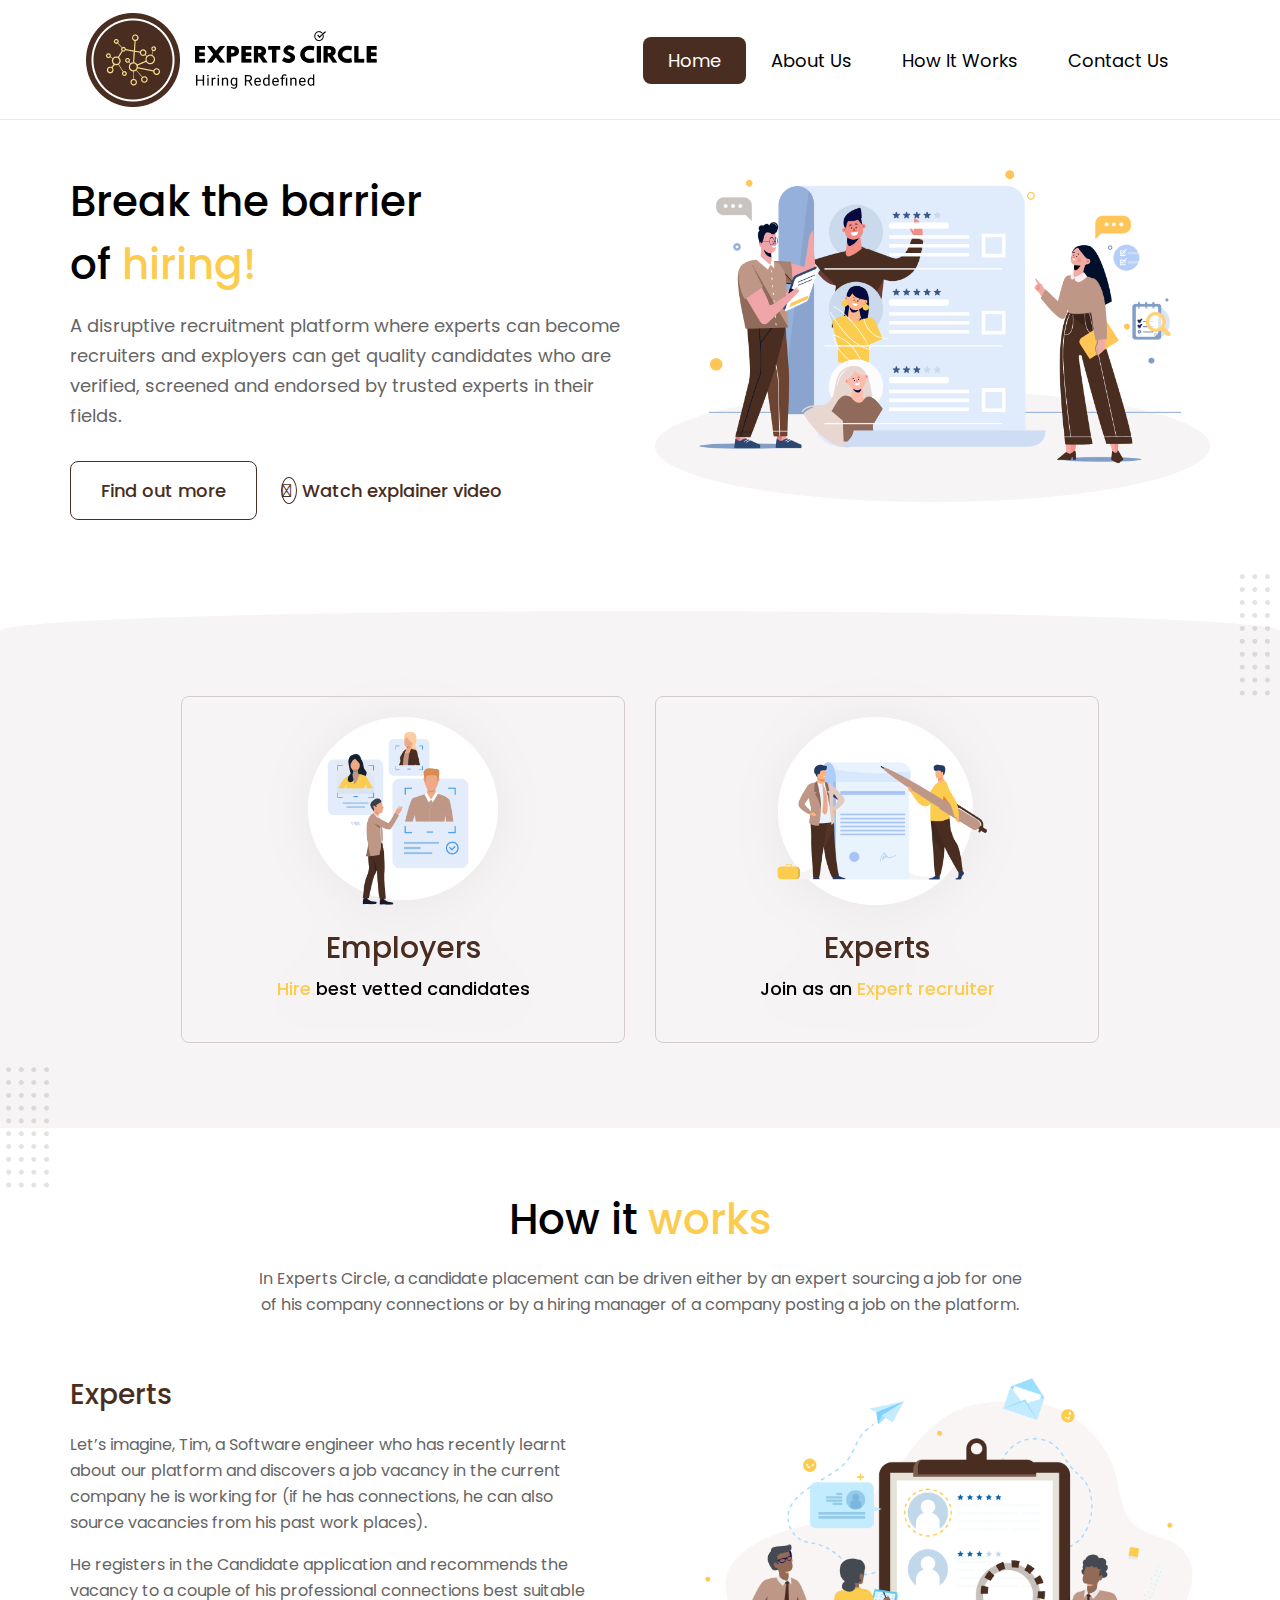
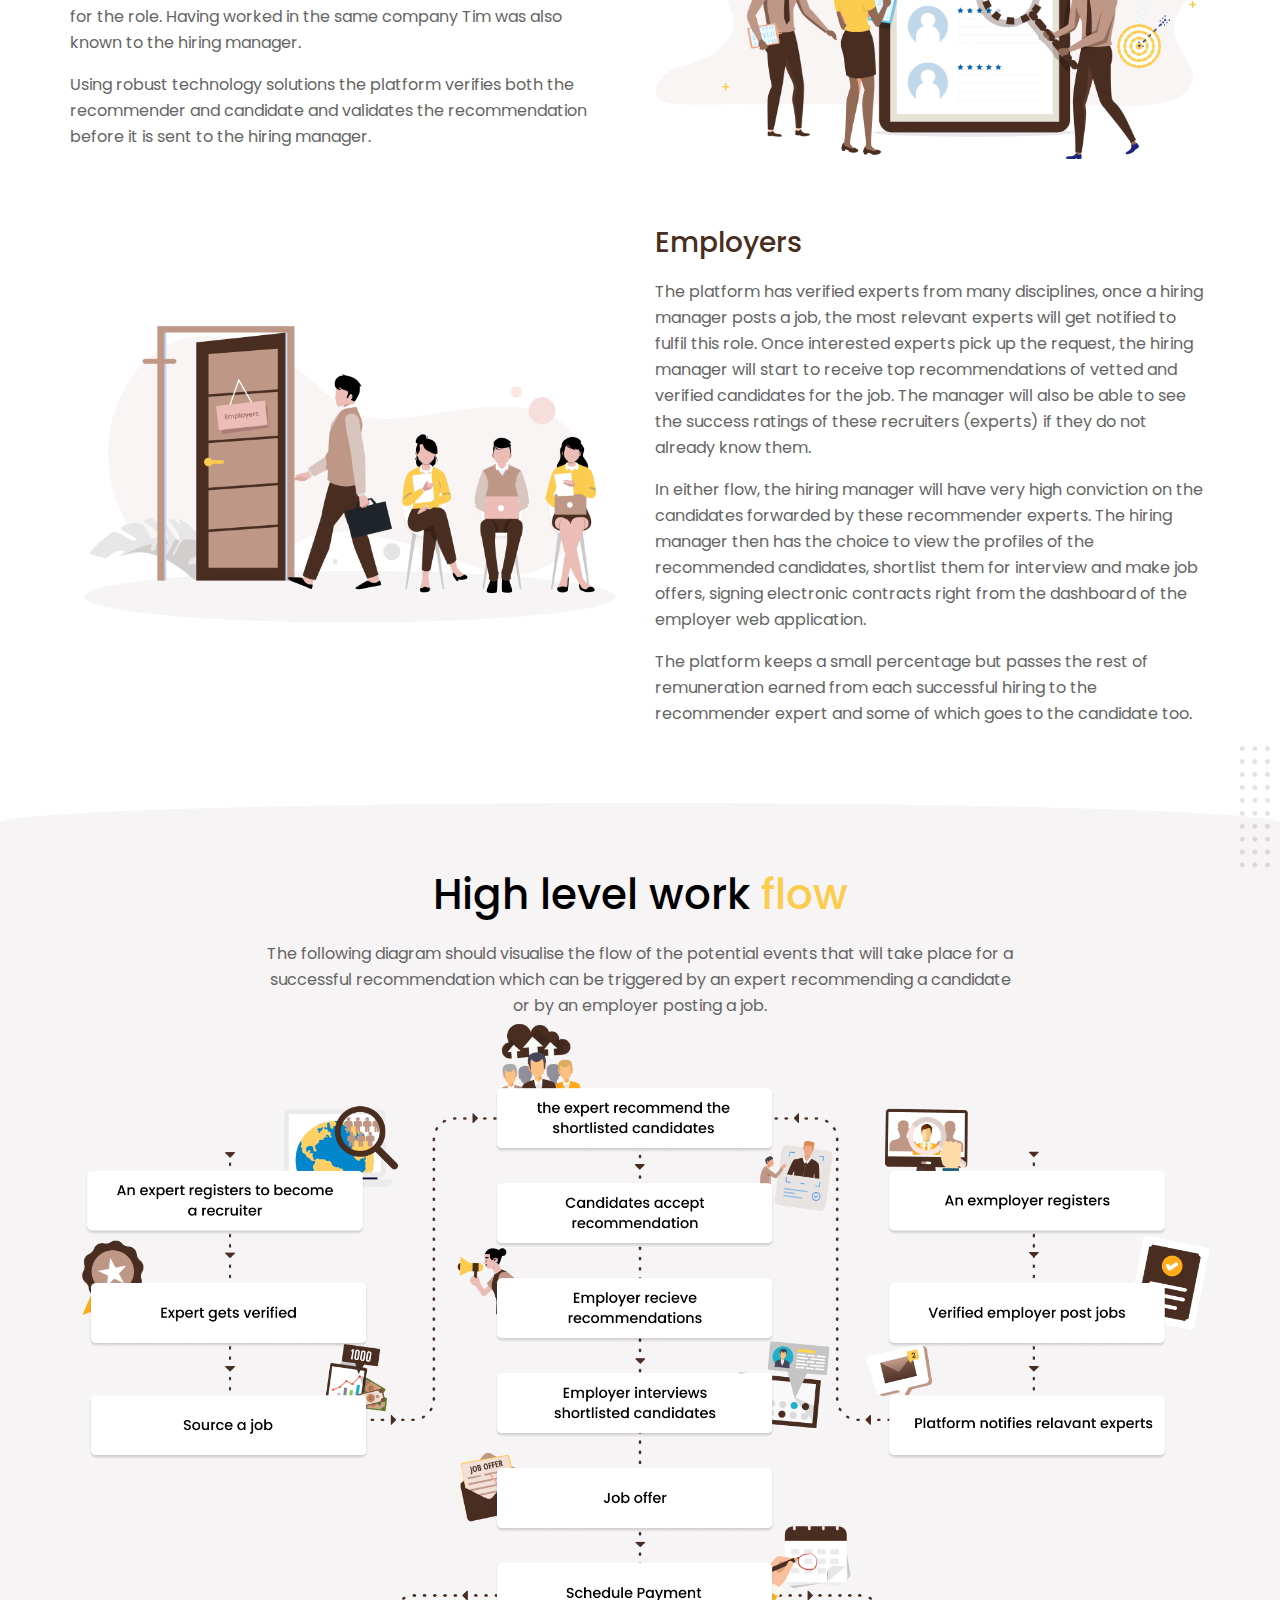
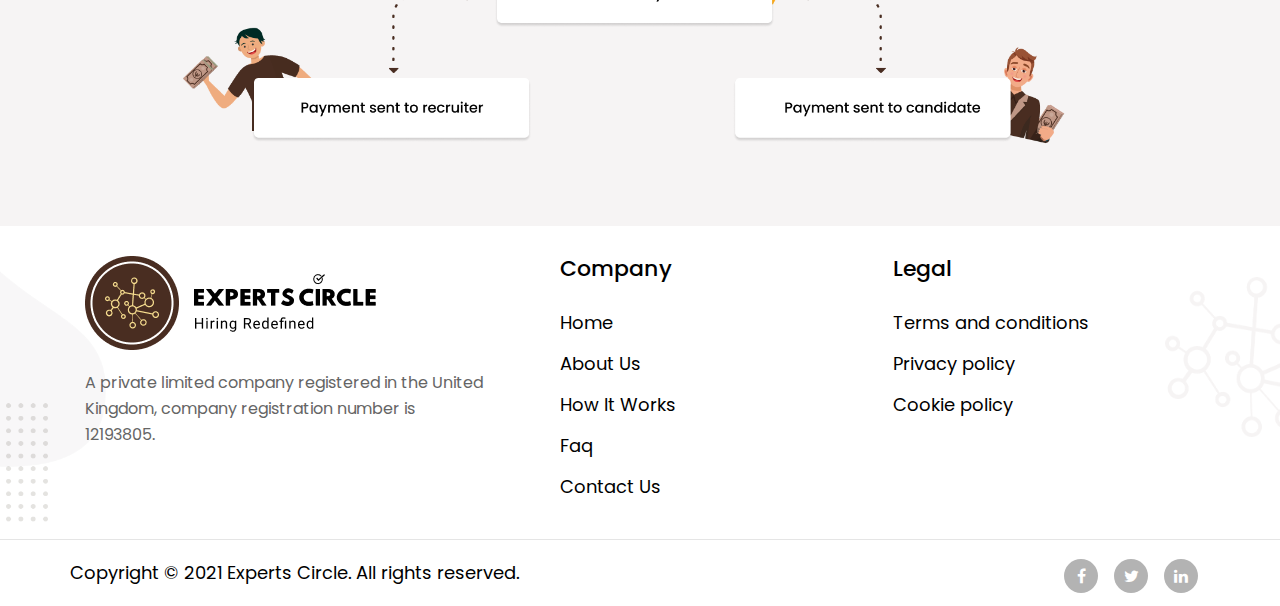
<file: index.html>
<!DOCTYPE html>
<html lang="en">
  <head>
    <meta charset="UTF-8" />
    <meta name="viewport" content="width=device-width, initial-scale=1.0" />
    <meta http-equiv="X-UA-Compatible" content="ie=edge" />
    <title>Expert Landing</title>
    <!-- FavIcon-->
    <link rel="shortcut icon" type="image/png" href="" />
    <script src="https://ajax.googleapis.com/ajax/libs/jquery/3.4.1/jquery.min.js"></script>
    <!-- Bootstrap style-->
    <link
      href="https://fonts.googleapis.com/icon?family=Material+Icons"
      rel="stylesheet"
    />
    <link
      rel="stylesheet"
      href="https://stackpath.bootstrapcdn.com/bootstrap/4.3.1/css/bootstrap.min.css"
      integrity="sha384-ggOyR0iXCbMQv3Xipma34MD+dH/1fQ784/j6cY/iJTQUOhcWr7x9JvoRxT2MZw1T"
      crossorigin="anonymous"
    />
    <!-- FontAwesome style-->
    <link
      rel="stylesheet"
      href="https://use.fontawesome.com/releases/v5.7.2/css/all.css"
      integrity="sha384-fnmOCqbTlWIlj8LyTjo7mOUStjsKC4pOpQbqyi7RrhN7udi9RwhKkMHpvLbHG9Sr"
      crossorigin="anonymous"
    />
    <link
      rel="stylesheet"
      href="https://cdnjs.cloudflare.com/ajax/libs/font-awesome/4.7.0/css/font-awesome.min.css"
    />
    <!-- font  -->
    <!-- <link
    href="https://fonts.googleapis.com/css2?family=Montserrat:ital,wght@0,100;0,200;0,300;0,400;0,500;0,600;0,700;0,800;0,900;1,100;1,200;1,300;1,400;1,500;1,600;1,700;1,800;1,900&family=Roboto:ital,wght@0,100;0,300;0,400;0,500;0,700;0,900;1,100;1,300;1,400;1,500;1,700;1,900&display=swap"
    rel="stylesheet"> -->
    <!-- font  -->
    <!--Owl Carouse css-->
    <link rel="stylesheet" href="css/owl.carousel.min.css" />
    <link rel="stylesheet" href="css/owl.theme.default.min.css" />
    <!--AOS css-->
    <link href="https://unpkg.com/aos@2.3.1/dist/aos.css" rel="stylesheet" />
    <!--Animate css-->
    <link rel="stylesheet" href="css/animate.min.css" />
    <!-- Custom Style-->
    <link rel="stylesheet" href="./css/checkbox.css" />
    <link rel="stylesheet" type="text/css" href="css/style.css" />
  </head>

  <body>
    <header>
      <!-- Navigation  -->
      <div class="navbar-menu-wrapper">
        <div class="container-fluid bignavbar">
          <div class="max-width">
            <div class="navbar-inner">
              <nav class="navbar navbar-expand-lg navbar-light">
                <a class="navbar-brand mynavbar-brand" href="./index.html"
                  ><img src="./assets/images/logo.png" alt=""
                /></a>
                <button
                  class="navbar-toggler mytogglericon"
                  type="button"
                  data-toggle="collapse"
                  data-target="#navbarNav"
                  aria-controls="navbarNav"
                  aria-expanded="false"
                  aria-label="Toggle navigation"
                >
                  <span class="navbar-toggler-icon"></span>
                </button>
                <div class="collapse navbar-collapse" id="navbarNav">
                  <ul class="navbar-nav ml-auto">
                    <li class="nav-item">
                      <a class="nav-link active" href="./index.html">Home</a>
                    </li>
                    <li class="nav-item">
                      <a class="nav-link" href="./about.html">About Us</a>
                    </li>
                    <li class="nav-item">
                      <a class="nav-link" href="./index.html#how_work">How It Works</a>
                    </li>
                    <li class="nav-item">
                      <a class="nav-link" href="./contact-us.html">Contact Us</a>
                    </li>
                  </ul>
                </div>
              </nav>
            </div>
          </div>
        </div>
        <!-- Mobile-device Menu  -->
        <div class="mobile-device">
          <div class="topindex">
            <div class="container-fluid">
              <div class="max-width">
                <div class="menudisplay">
                  <div class="logo-hambarger row">
                    <div class="logo col-md-6 col-sm-8 col-8">
                      <a href="./index.html"><img src="./assets/images/logo.png" alt=""
                        /></a>
                    </div>
                    <div class="hambarger col-md-6 col-sm-4 col-4"> <i id="barguricon"
                      class="fa fa-bars"
                      aria-hidden="true"
                    ></i>
                    <i id="bargurhide"
                    class="fa fa-bars"
                    aria-hidden="true"
                  ></i></div>
                  </div>
                </div>
              </div>
            </div>
          </div>
          <div class="mymenu" id="menus">
            <ul >
              <li >
                <a  class="myactive" href="./index.html">Home</a>
              </li>
              <li >
                <a   href="./about.html">About Us</a>
              </li>
              <li >
                <a  href="./index.html#how_work">How It Works</a>
              </li>
              <li >
                <a  href="./contact-us.html">Contact Us</a>
              </li>
            </ul>
          </div>
        </div>
        <!-- Mobile-device Menu  -->
      </div>
      <!-- Navigation  -->
  </header>


    <main>
      <!-- Break barrier  -->
      <div class="break-barrier-wrapper">
        <div class="container-fluid">
          <div class="max-width">
            <div class="row">
              <div class="col-md-6">
                <div class="break-left">
                  <h3>
                    Break the barrier <br />
                    of <span>hiring!</span>
                  </h3>
                  <p>
                    A disruptive recruitment platform where experts can become
                    recruiters and exployers can get quality candidates who are
                    verified, screened and endorsed by trusted experts in their
                    fields.
                  </p>
                  <div class="buttons-wrapper">
                    <a href="#how_work">Find out more</a>
                    <span data-toggle="modal" data-target="#openyoutubevideo">
                      <i class="fas fa-play"> </i> &nbsp;Watch explainer video
                    </span>
                  </div>
                </div>
              </div>
              <div class="col-md-6">
                <div class="break-right">
                  <img src="./assets/images/home1.png" class="big-break" alt="" />
                  <img src="./assets/images/home-img-1.png" class="small-break" alt="">
                </div>
              </div>
            </div>
          </div>
        </div>
      </div>
      <!-- Break barrier  -->
      <!-- Moda Video  -->
      <div
        class="modal fade"
        id="openyoutubevideo"
        tabindex="-1"
        role="dialog"
        aria-labelledby="exampleModalLabel"
        aria-hidden="true"
      >
        <div
          class="modal-dialog modal-lg modal-dialog-centered"
          role="document"
        >
          <div class="modal-content">
            <div class="modal-body">
              <button
                type="button"
                class="close close"
                data-dismiss="modal"
                aria-label="Close"
              >
                <span aria-hidden="true">&times;</span>
              </button>
              <div class="embed-responsive embed-responsive-16by9">
                <iframe
                  width="560"
                  height="315"
                  src="https://www.youtube.com/embed/MCdfF-fiRG4"
                  title="YouTube video player"
                  frameborder="0"
                  allow="accelerometer; autoplay; clipboard-write; encrypted-media; gyroscope; picture-in-picture"
                  allowfullscreen
                ></iframe>
              </div>
            </div>
          </div>
        </div>
      </div>
      <!-- Moda Video  -->

      <!-- Categories  -->
      <div class="category-wrapper">
        <img src="./assets/images/dots-vector.png" class="left" alt="" />
        <img src="./assets/images/dots-vector-right.png" class="right" alt="" />
        <div class="container-fluid">
          <div class="max-width">
            <div class="row">
              <div class="col-md-6">
                <div class="mycard">
                  <a href="https://employer.expertscircle.io/">
                    <div class="card card-border card-first">
                      <img
                        src="./assets/images/image1.png"
                        class="card-img-top icon-block"
                        alt="..."
                      />
                      <img
                        src="./assets/images/box-bg-1.png"
                        alt="img"
                        class="img-fluid icon-none"
                      />
                      <div class="card-body">
                        <h5 class="card-title">Employers</h5>
                        <p class="get">
                          <span>Hire</span> best vetted candidates
                        </p>
                      </div>
                    </div>
                  </a>
                </div>
              </div>
              <div class="col-md-6">
                <div class="mycard">
                  <a href="https://candidate.expertscircle.io/home?type=expert">
                    <div class="card card-border">
                      <img
                        src="./assets/images/image2-2.png"
                        class="card-img-top icon-block icon-small"
                        alt="..."
                      />
                      <img
                        src="./assets/images/box-bg-2.png"
                        alt="img"
                        class="img-fluid icon-none icon-small"
                      />
                      <div class="card-body">
                        <h5 class="card-title">Experts</h5>
                        <p class="get">
                          Join as an <span>Expert recruiter</span>
                        </p>
                      </div>
                    </div>
                  </a>
                </div>
              </div>
            </div>
          </div>
        </div>
      </div>
      <!-- Categories  -->
      <!-- How Works  -->
      <div class="how-works-wrapper" id="how_work">
        <div class="container-fluid how-works-inner">
          <div class="max-width">
            <div class="how-works-header">
              <h3>How it <span>works</span></h3>
              <p>
                In Experts Circle, a candidate placement can be driven either by
                an expert sourcing a job for one of his company connections or
                by a hiring manager of a company posting a job on the platform.
              </p>
            </div>
            <div class="row margin-botom">
              <div class="col-md-6">
                <div class="experts">
                  <h5>Experts</h5>
                  <p>
                    Let’s imagine, Tim, a Software engineer who has recently
                    learnt about our platform and discovers a job vacancy in the
                    current company he is working for (if he has connections, he
                    can also source vacancies from his past work places).
                  </p>
                  <p>
                    He registers in the Candidate application and recommends the
                    vacancy to a couple of his professional connections best
                    suitable for the role. Having worked in the same company Tim
                    was also known to the hiring manager.
                  </p>
                  <p>
                    Using robust technology solutions the platform verifies both
                    the recommender and candidate and validates the
                    recommendation before it is sent to the hiring manager.
                  </p>
                </div>
              </div>
              <div class="col-md-6">
                <div class="expert-image">
                  <img src="./assets/images/how-work.png" alt="" />
                </div>
              </div>
            </div>
            <div class="row">
              <div class="col-md-6">
                <div class="employers-image">
                  <img src="./assets/images/work-img-2.png" alt="" />
                </div>
              </div>
              <div class="col-md-6">
                <div class="employers">
                  <h5>Employers</h5>
                  <p>
                    The platform has verified experts from many disciplines,
                    once a hiring manager posts a job, the most relevant experts
                    will get notified to fulfil this role. Once interested
                    experts pick up the request, the hiring manager will start
                    to receive top recommendations of vetted and verified
                    candidates for the job. The manager will also be able to see
                    the success ratings of these recruiters (experts) if they do
                    not already know them.
                  </p>
                  <p>
                    In either flow, the hiring manager will have very high
                    conviction on the candidates forwarded by these recommender
                    experts. The hiring manager then has the choice to view the
                    profiles of the recommended candidates, shortlist them for
                    interview and make job offers, signing electronic contracts
                    right from the dashboard of the employer web application.
                  </p>
                  <p>
                    The platform keeps a small percentage but passes the rest of
                    remuneration earned from each successful hiring to the
                    recommender expert and some of which goes to the candidate
                    too.
                  </p>
                </div>
              </div>
            </div>
          </div>
        </div>
      </div>
      <!-- How Works  -->
      <!-- High level Work Flow  -->
      <div class="high-level-work-flow-wrapper" id="work_flow">
        <img src="./assets/images/dots-vector-right.png" class="right" alt="" />
        <div class="container">
          <div class="top">
            <h3>High level work <span>flow</span></h3>
            <p>
              The following diagram should visualise the flow of the potential
              events that will take place for a successful recommendation which
              can be triggered by an expert recommending a candidate or by an
              employer posting a job.
            </p>
          </div>
        </div>
        <div class="container-fluid">
          <div class="max-width">
            <img src="./assets/images/graph.png" alt="" />
          </div>
        </div>
      </div>
      <!-- High level Work Flow  -->
    </main>

    <footer>
      <div class="about-wrapper">
        <div class="container mb-3">
            <div class="row">
              <div class="col-md-5">
                <div class="footer-left">
                  <a href="./index.html"
                    ><img src="./assets/images/logo.png" class="img-fluid" alt=""
                  /></a>
                  <p>
                    A private limited company registered in the United Kingdom,
                    company registration number is 12193805.
                  </p>
                </div>
              </div>
              <div class="col-md-7">
                <div class="row">
                  <div class="col-6">
                    <div class="menu company">
                      <h6>Company</h6>
                      <ul>
                        <li><a href="./index.html">Home</a></li>
                        <li><a href="./about.html">About Us</a></li>
                        <li><a href="./index.html#work_flow">How It Works</a></li>
                        <li><a href="#">Faq</a></li>
                        <li><a href="./contact-us.html">Contact Us</a></li>
                      </ul>
                    </div>
                  </div>
                  <div class="col-6">
                    <div class="menu legal">
                      <h6>Legal</h6>
                      <ul>
                        <li><a href="#">Terms and conditions</a></li>
                        <li><a href="#">Privacy policy</a></li>
                        <li><a href="#">Cookie policy</a></li>
                      </ul>
                    </div>
                  </div>
                </div>
              </div>
            </div>
        </div>
        <div class="copyright-wrapper">
          <div class="container-fluid">
            <div class="max-width">
              <div class="small-column row"> 
                <div class="bottom-left col-md-6">
                  <p>Copyright &copy; 2021 Experts Circle. All rights reserved.</p>
                </div>
                <div class="bottom-right col-md-6">
                  <div class="social">
                    <a href="#"
                    ><i class="fa fa-facebook" aria-hidden="true"></i
                  ></a>
                  <a href="https://twitter.com/expertscircle" target="_blank"
                    ><i class="fa fa-twitter" aria-hidden="true"></i
                  ></a>
                  <a
                    href="https://www.linkedin.com/company/74367916/admin/"
                    target="_blank"
                    ><i class="fa fa-linkedin" aria-hidden="true"></i
                  ></a>
                  </div>
                </div>
              </div>
              <div class="bottomfooter">
                <div class="bottomsocial">
                  <a href="#"
                  ><i class="fa fa-facebook" aria-hidden="true"></i
                ></a>
                <a href="https://twitter.com/expertscircle" target="_blank"
                  ><i class="fa fa-twitter" aria-hidden="true"></i
                ></a>
                <a
                  href="https://www.linkedin.com/company/74367916/admin/"
                  target="_blank"
                  ><i class="fa fa-linkedin" aria-hidden="true"></i
                ></a>
                </div>
                <div class="bottomcopyright">
                  <p>Copyright &copy; 2021 Experts Circle. All rights reserved.</p>
                </div>
               
              </div>
            </div>
            
          </div>
        </div>
      </div>
    </footer>

    <!-- Jquery Js-->
    <script src="https://ajax.googleapis.com/ajax/libs/jquery/3.4.1/jquery.min.js"></script>
    <!-- Bootstrap Js-->
    <script
      src="https://cdnjs.cloudflare.com/ajax/libs/popper.js/1.12.9/umd/popper.min.js"
      integrity="sha384-ApNbgh9B+Y1QKtv3Rn7W3mgPxhU9K/ScQsAP7hUibX39j7fakFPskvXusvfa0b4Q"
      crossorigin="anonymous"
    ></script>
    <!-- counter up  -->
    <script src="./js/jquery.counterup.min.js"></script>
    <script src="./js/jquery.waypoints.min.js"></script>
    <!-- counter up  -->
    <script
      src="https://maxcdn.bootstrapcdn.com/bootstrap/4.0.0/js/bootstrap.min.js"
      integrity="sha384-JZR6Spejh4U02d8jOt6vLEHfe/JQGiRRSQQxSfFWpi1MquVdAyjUar5+76PVCmYl"
      crossorigin="anonymous"
    ></script>
    <!-- Popper JS -->
    <script src="https://cdnjs.cloudflare.com/ajax/libs/popper.js/1.14.3/umd/popper.min.js"></script>
    <!--AOS Js-->
    <script src="https://unpkg.com/aos@2.3.1/dist/aos.js"></script>
    <!--Owl Carouse js-->
    <script src="js/owl.carousel.min.js"></script>
    <!-- Custom Js-->
    <script src="js/custom.js"></script>
  </body>
</html>
</file>
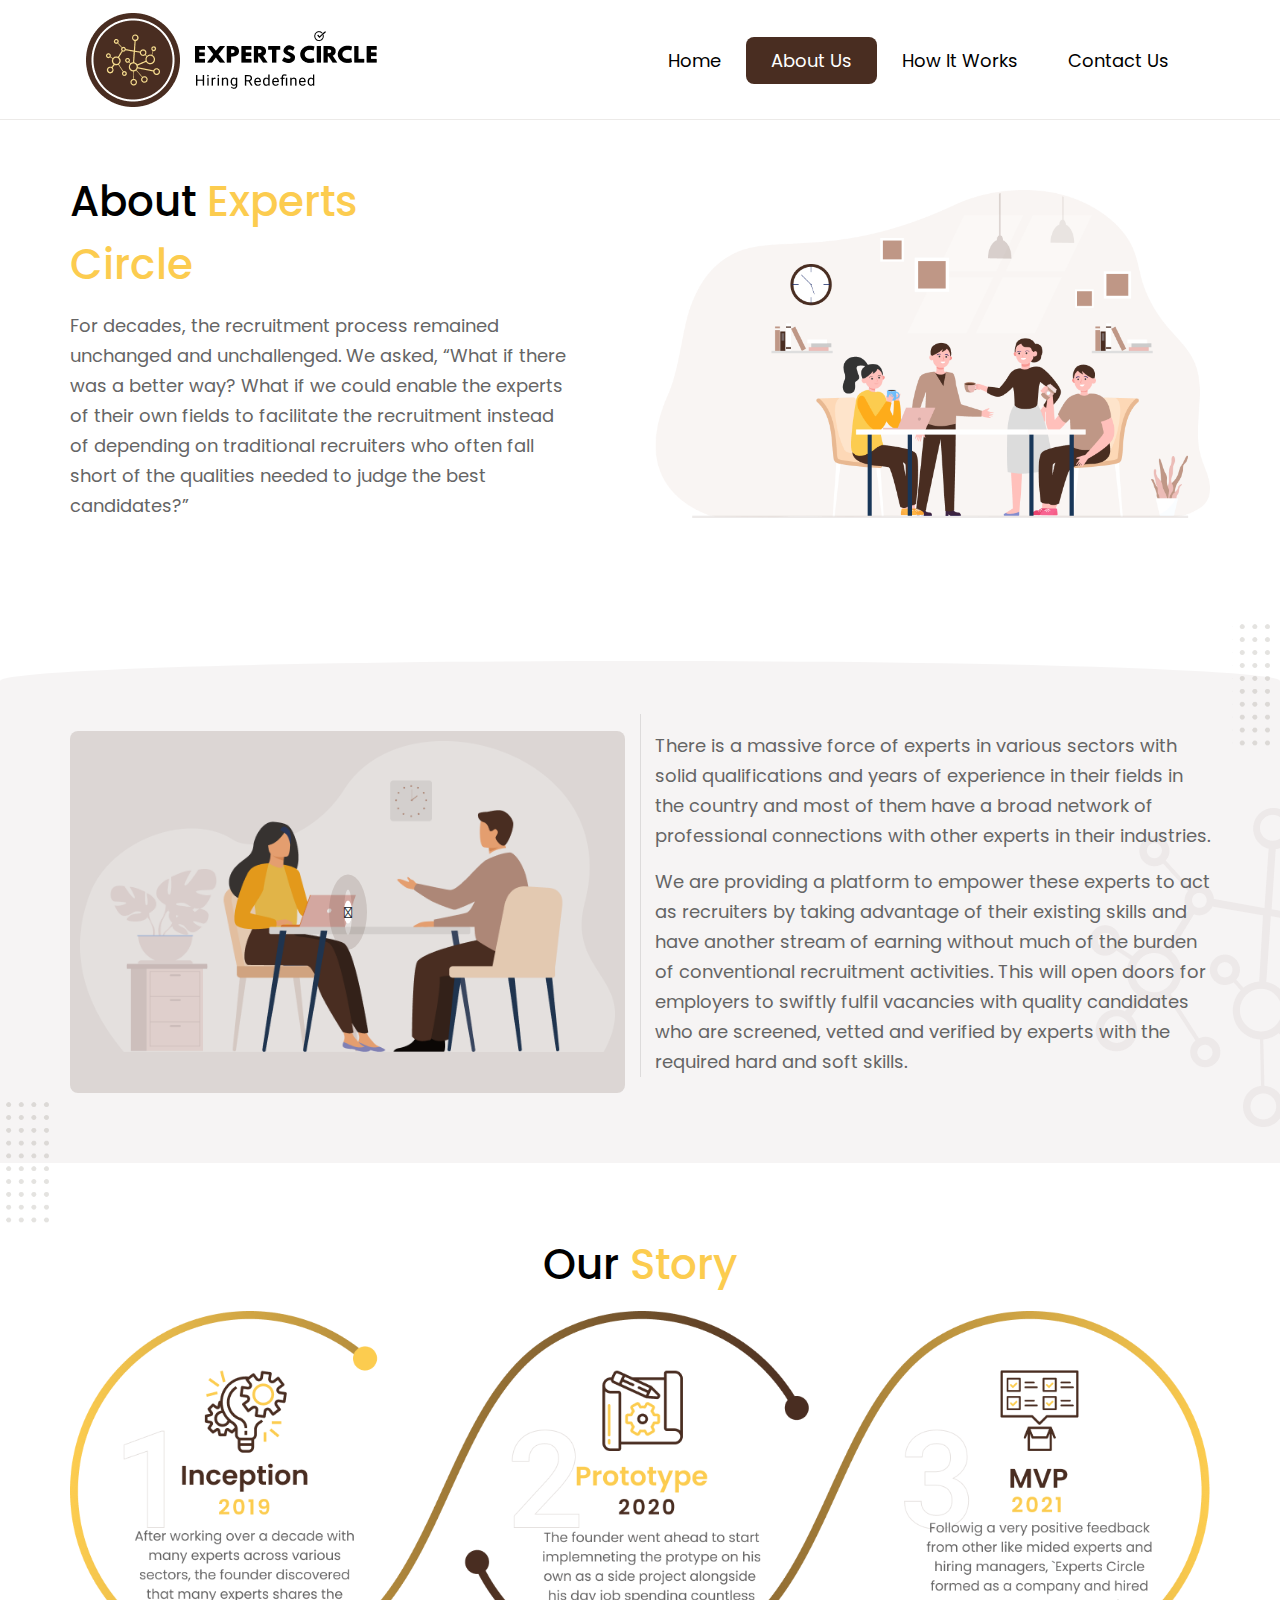
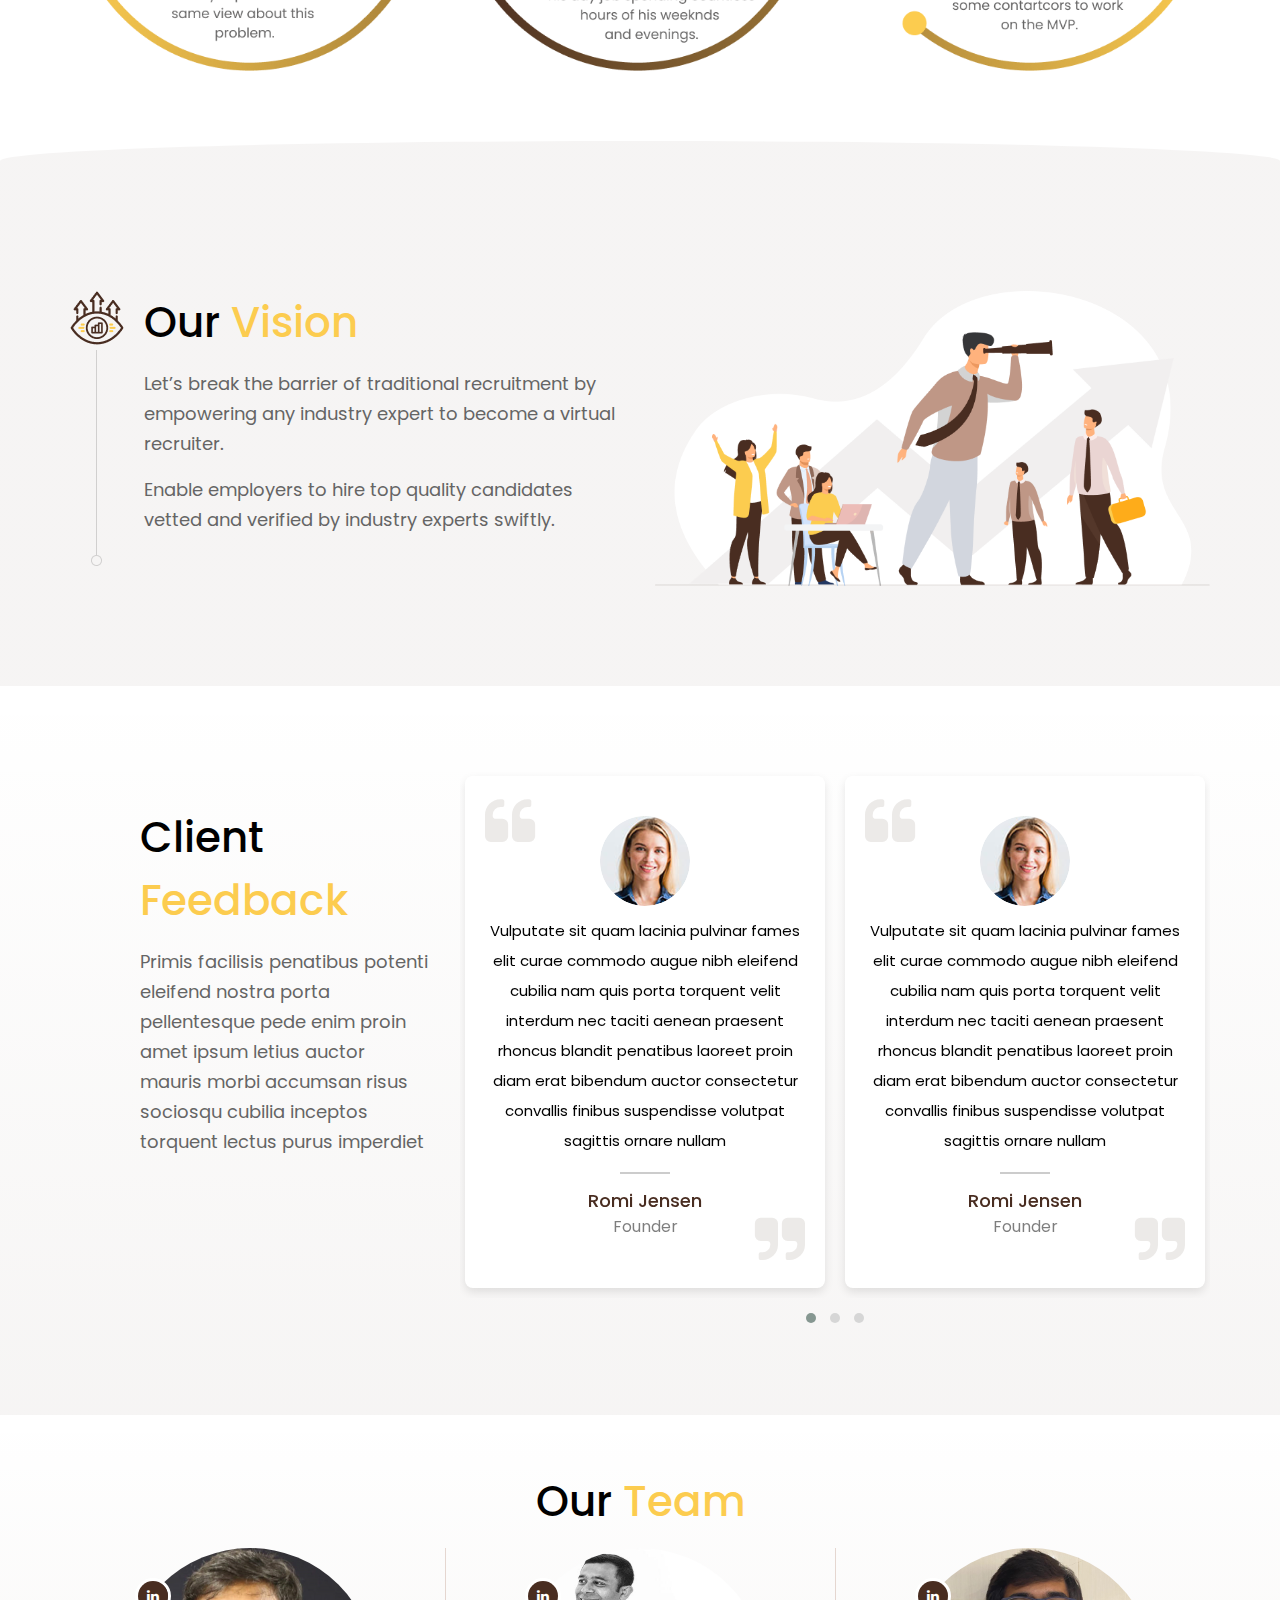
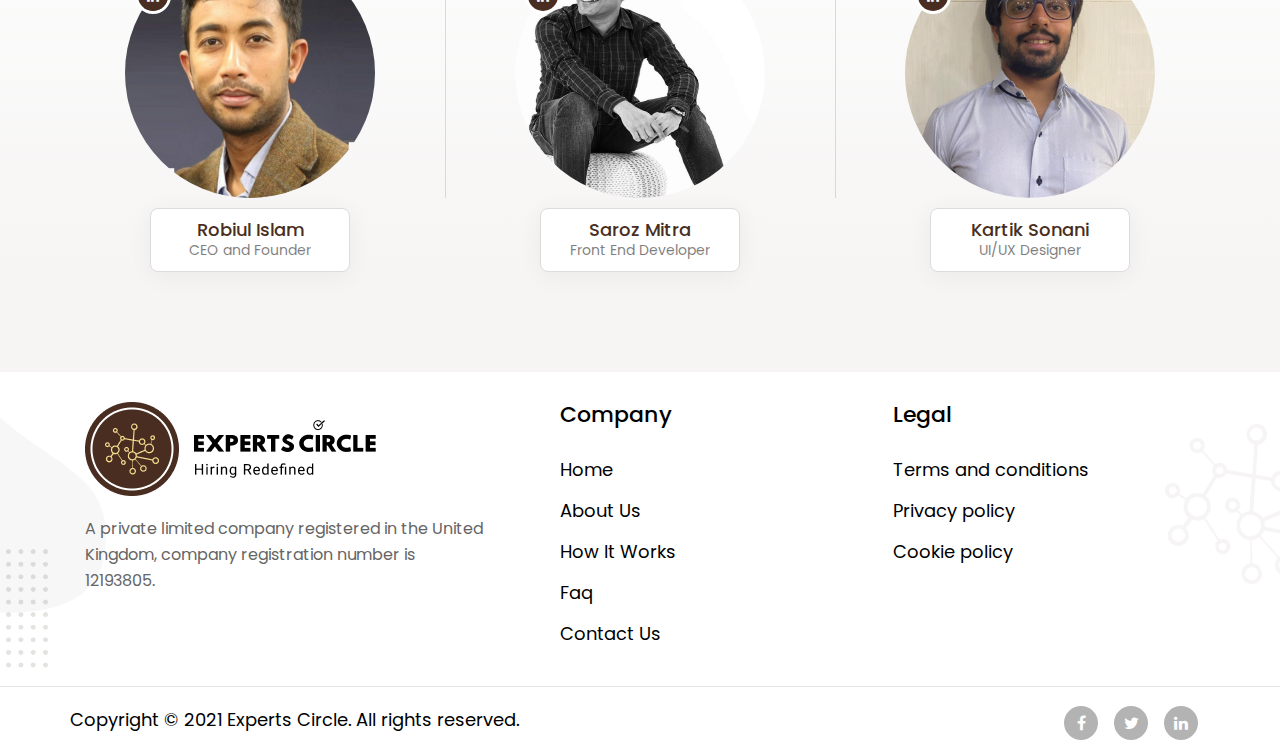
<file: about.html>
<!DOCTYPE html>
<html lang="en">
  <head>
    <meta charset="UTF-8" />
    <meta name="viewport" content="width=device-width, initial-scale=1.0" />
    <meta http-equiv="X-UA-Compatible" content="ie=edge" />
    <title>Expert Landing</title>
    <!-- FavIcon-->
    <link rel="shortcut icon" type="image/png" href="" />
    <script src="https://ajax.googleapis.com/ajax/libs/jquery/3.4.1/jquery.min.js"></script>
    <!-- Bootstrap style-->
    <link
      href="https://fonts.googleapis.com/icon?family=Material+Icons"
      rel="stylesheet"
    />
    <link
      rel="stylesheet"
      href="https://stackpath.bootstrapcdn.com/bootstrap/4.3.1/css/bootstrap.min.css"
      integrity="sha384-ggOyR0iXCbMQv3Xipma34MD+dH/1fQ784/j6cY/iJTQUOhcWr7x9JvoRxT2MZw1T"
      crossorigin="anonymous"
    />
    <!-- FontAwesome style-->
    <link
      rel="stylesheet"
      href="https://use.fontawesome.com/releases/v5.7.2/css/all.css"
      integrity="sha384-fnmOCqbTlWIlj8LyTjo7mOUStjsKC4pOpQbqyi7RrhN7udi9RwhKkMHpvLbHG9Sr"
      crossorigin="anonymous"
    />
    <link
      rel="stylesheet"
      href="https://cdnjs.cloudflare.com/ajax/libs/font-awesome/4.7.0/css/font-awesome.min.css"
    />
    <!-- font  -->
    <!-- <link
    href="https://fonts.googleapis.com/css2?family=Montserrat:ital,wght@0,100;0,200;0,300;0,400;0,500;0,600;0,700;0,800;0,900;1,100;1,200;1,300;1,400;1,500;1,600;1,700;1,800;1,900&family=Roboto:ital,wght@0,100;0,300;0,400;0,500;0,700;0,900;1,100;1,300;1,400;1,500;1,700;1,900&display=swap"
    rel="stylesheet"> -->
    <!-- font  -->
    <!--Owl Carouse css-->
    <link rel="stylesheet" href="css/owl.carousel.min.css" />
    <link rel="stylesheet" href="css/owl.theme.default.min.css" />
    <!--AOS css-->
    <link href="https://unpkg.com/aos@2.3.1/dist/aos.css" rel="stylesheet" />
    <!--Animate css-->
    <link rel="stylesheet" href="css/animate.min.css" />
    <!-- Custom Style-->
    <link rel="stylesheet" href="./css/checkbox.css" />
    <link rel="stylesheet" type="text/css" href="css/style.css" />
  </head>

  <body>
    <header>
      <!-- Navigation  -->
      <div class="navbar-menu-wrapper">
        <div class="container-fluid bignavbar">
          <div class="max-width">
            <div class="navbar-inner">
              <nav class="navbar navbar-expand-lg navbar-light">
                <a class="navbar-brand mynavbar-brand" href="./index.html"
                  ><img src="./assets/images/logo.png" alt=""
                /></a>
                <button
                  class="navbar-toggler mytogglericon"
                  type="button"
                  data-toggle="collapse"
                  data-target="#navbarNav"
                  aria-controls="navbarNav"
                  aria-expanded="false"
                  aria-label="Toggle navigation"
                >
                  <span class="navbar-toggler-icon"></span>
                </button>
                <div class="collapse navbar-collapse" id="navbarNav">
                  <ul class="navbar-nav ml-auto">
                    <li class="nav-item">
                      <a class="nav-link" href="./index.html">Home</a>
                    </li>
                    <li class="nav-item">
                      <a class="nav-link active" href="./about.html"
                        >About Us</a
                      >
                    </li>
                    <li class="nav-item">
                      <a class="nav-link" href="./index.html#how_work"
                        >How It Works</a
                      >
                    </li>
                    <li class="nav-item">
                      <a class="nav-link" href="./contact-us.html"
                        >Contact Us</a
                      >
                    </li>
                  </ul>
                </div>
              </nav>
            </div>
          </div>
        </div>
        <!-- Mobile-device Menu  -->
        <div class="mobile-device">
          <div class="topindex">
            <div class="container-fluid">
              <div class="max-width">
                <div class="menudisplay">
                  <div class="logo-hambarger row">
                    <div class="logo col-md-6 col-sm-8 col-8">
                      <a href="./index.html"
                        ><img src="./assets/images/logo.png" alt=""
                      /></a>
                    </div>
                    <div class="hambarger col-md-6 col-sm-4 col-4">
                      <i id="barguricon"
                        class="fa fa-bars"
                        aria-hidden="true"
                      ></i>
                      <i id="bargurhide"
                      class="fa fa-bars"
                      aria-hidden="true"
                    ></i>
                    </div>
                  </div>
                </div>
              </div>
            </div>
          </div>
          <div class="mymenu" id="menus">
            <ul>
              <li>
                <a href="./index.html">Home</a>
              </li>
              <li>
                <a class="myactive" href="./about.html">About Us</a>
              </li>
              <li>
                <a href="./index.html#how_work">How It Works</a>
              </li>
              <li>
                <a href="./contact-us.html">Contact Us</a>
              </li>
            </ul>
          </div>
        </div>
        <!-- Mobile-device Menu  -->
      </div>
      <!-- Navigation  -->
    </header>

    <main>
      <!-- Break barrier  -->
      <div class="break-barrier-wrapper about-expert">
        <div class="container-fluid">
          <div class="max-width">
            <div class="row">
              <div class="col-md-6">
                <div class="break-left">
                  <h3>
                    About
                    <span>
                      Experts <br />
                      Circle
                    </span>
                  </h3>
                  <p>
                    For decades, the recruitment process remained unchanged and
                    unchallenged. We asked, “What if there was a better way?
                    What if we could enable the experts of their own fields to
                    facilitate the recruitment instead of depending on
                    traditional recruiters who often fall short of the qualities
                    needed to judge the best candidates?”
                  </p>
                </div>
              </div>
              <div class="col-md-6">
                <div class="break-right">
                  <img src="./assets/images/abt-img01.png" alt="" />
                </div>
              </div>
            </div>
          </div>
        </div>
      </div>
      <!-- Break barrier  -->

      <!-- Categories  -->
      <div class="category-wrapper about-modal-wrapper">
        <img src="./assets/images/dots-vector.png" class="left" alt="" />
        <img src="./assets/images/dots-vector-right.png" class="right" alt="" />
        <div class="container-fluid">
          <div class="max-width">
            <div class="row">
              <div class="col-md-6">
                <div class="about-modal">
                  <img src="./assets/images/image.png" alt="" />
                  <span data-toggle="modal" data-target="#openyoutubevideo">
                    <i class="fas fa-play about-play"></i>
                  </span>
                </div>
              </div>
              <div class="col-md-6">
                <div class="para">
                  <p class="abt-content">
                    There is a massive force of experts in various sectors with
                    solid qualifications and years of experience in their fields
                    in the country and most of them have a broad network of
                    professional connections with other experts in their
                    industries.
                  </p>
                  <p class="abt-content">
                    We are providing a platform to empower these experts to act
                    as recruiters by taking advantage of their existing skills
                    and have another stream of earning without much of the
                    burden of conventional recruitment activities. This will
                    open doors for employers to swiftly fulfil vacancies with
                    quality candidates who are screened, vetted and verified by
                    experts with the required hard and soft skills.
                  </p>
                </div>
              </div>
            </div>
          </div>
        </div>
      </div>
      <!-- Categories  -->

      <!-- Moda Video  -->
      <div
        class="modal fade"
        id="openyoutubevideo"
        tabindex="-1"
        role="dialog"
        aria-labelledby="exampleModalLabel"
        aria-hidden="true"
      >
        <div
          class="modal-dialog modal-lg modal-dialog-centered"
          role="document"
        >
          <div class="modal-content">
            <div class="modal-body">
              <button
                type="button"
                class="close close"
                data-dismiss="modal"
                aria-label="Close"
              >
                <span aria-hidden="true">&times;</span>
              </button>
              <div class="embed-responsive embed-responsive-16by9">
                <iframe
                  width="560"
                  height="315"
                  src="https://www.youtube.com/embed/MCdfF-fiRG4"
                  title="YouTube video player"
                  frameborder="0"
                  allow="accelerometer; autoplay; clipboard-write; encrypted-media; gyroscope; picture-in-picture"
                  allowfullscreen
                ></iframe>
              </div>
            </div>
          </div>
        </div>
      </div>
      <!-- Moda Video  -->

      <div class="story-vision">
        <!-- Our Story -->
        <div class="story-wrapper">
          <div class="container-fluid mystory-container">
            <div class="max-width">
              <h3>Our <span>Story</span></h3>
              <img
                src="./assets/images/our-story-img.png"
                alt=""
                class="img-fluid img-block"
              />
              <img
                src="./assets/images/our-story-img-1.png"
                alt=""
                class="img-fluid img-none"
              />
            </div>
          </div>
        </div>
        <!-- Our Story  -->

        <!-- Our vision  -->
        <div class="vision-wrapper">
          <div class="container-fluid">
            <div class="max-width">
              <div class="row">
                <div class="col-md-6">
                  <div class="vision-left">
                    <div class="left">
                      <img src="./assets/images/vision-crown.png" alt="" />
                      <img
                        src="./assets/images/crownstick.png"
                        class="crowstick"
                        alt=""
                      />
                    </div>
                    <div class="right">
                      <h3>Our <span>Vision</span></h3>
                      <p>
                        Let’s break the barrier of traditional recruitment by
                        empowering any industry expert to become a virtual
                        recruiter.
                      </p>
                      <p>
                        Enable employers to hire top quality candidates vetted
                        and verified by industry experts swiftly.
                      </p>
                    </div>
                  </div>
                </div>
                <div class="col-md-6">
                  <div class="vision-right">
                    <img
                      src="./assets/images/our-vision-img-2.png"
                      alt=""
                      class="img-fluid"
                    />
                  </div>
                </div>
              </div>
            </div>
          </div>
        </div>
        <!-- Our vision  -->
      </div>

      <!-- Client Feedback  -->
      <div class="feedback-team-wrapper">
        <div class="client-feedback-wrapper">
          <div class="container-fluid">
            <div class="max-width">
              <div class="row">
                <div class="col-md-4">
                  <div class="feedback-left">
                    <h3>Client<br /><span>Feedback</span></h3>
                    <p>
                      Primis facilisis penatibus potenti eleifend nostra porta
                      pellentesque pede enim proin amet ipsum letius auctor
                      mauris morbi accumsan risus sociosqu cubilia inceptos
                      torquent lectus purus imperdiet
                    </p>
                  </div>
                </div>
                <div class="col-md-8">
                  <div class="slider-container">
                    <div class="owl-carousel owl-theme">
                      <div class="item">
                        <div class="slider-wrapper">
                          <i
                            class="fa fa-quote-left quote-left"
                            aria-hidden="true"
                          ></i>
                          <i
                            class="fa fa-quote-right quote-right"
                            aria-hidden="true"
                          ></i>
                          <div class="inner">
                            <img src="./assets/images/slider.png" alt="" />
                            <p>
                              Vulputate sit quam lacinia pulvinar fames elit
                              curae commodo augue nibh eleifend cubilia nam quis
                              porta torquent velit interdum nec taciti aenean
                              praesent rhoncus blandit penatibus laoreet proin
                              diam erat bibendum auctor consectetur convallis
                              finibus suspendisse volutpat sagittis ornare
                              nullam
                            </p>
                            <div class="myborder"></div>
                            <div class="details">
                              <h6>Romi Jensen</h6>
                              <p>Founder</p>
                            </div>
                          </div>
                        </div>
                      </div>
                      <div class="item">
                        <div class="slider-wrapper">
                          <i
                            class="fa fa-quote-left quote-left"
                            aria-hidden="true"
                          ></i>
                          <i
                            class="fa fa-quote-right quote-right"
                            aria-hidden="true"
                          ></i>
                          <div class="inner">
                            <img src="./assets/images/slider.png" alt="" />
                            <p>
                              Vulputate sit quam lacinia pulvinar fames elit
                              curae commodo augue nibh eleifend cubilia nam quis
                              porta torquent velit interdum nec taciti aenean
                              praesent rhoncus blandit penatibus laoreet proin
                              diam erat bibendum auctor consectetur convallis
                              finibus suspendisse volutpat sagittis ornare
                              nullam
                            </p>
                            <div class="myborder"></div>
                            <div class="details">
                              <h6>Romi Jensen</h6>
                              <p>Founder</p>
                            </div>
                          </div>
                        </div>
                      </div>
                      <div class="item">
                        <div class="slider-wrapper">
                          <i
                            class="fa fa-quote-left quote-left"
                            aria-hidden="true"
                          ></i>
                          <i
                            class="fa fa-quote-right quote-right"
                            aria-hidden="true"
                          ></i>
                          <div class="inner">
                            <img src="./assets/images/slider.png" alt="" />
                            <p>
                              Vulputate sit quam lacinia pulvinar fames elit
                              curae commodo augue nibh eleifend cubilia nam quis
                              porta torquent velit interdum nec taciti aenean
                              praesent rhoncus blandit penatibus laoreet proin
                              diam erat bibendum auctor consectetur convallis
                              finibus suspendisse volutpat sagittis ornare
                              nullam
                            </p>
                            <div class="myborder"></div>
                            <div class="details">
                              <h6>Romi Jensen</h6>
                              <p>Founder</p>
                            </div>
                          </div>
                        </div>
                      </div>
                      <div class="item">
                        <div class="slider-wrapper">
                          <i
                            class="fa fa-quote-left quote-left"
                            aria-hidden="true"
                          ></i>
                          <i
                            class="fa fa-quote-right quote-right"
                            aria-hidden="true"
                          ></i>
                          <div class="inner">
                            <img src="./assets/images/slider.png" alt="" />
                            <p>
                              Vulputate sit quam lacinia pulvinar fames elit
                              curae commodo augue nibh eleifend cubilia nam quis
                              porta torquent velit interdum nec taciti aenean
                              praesent rhoncus blandit penatibus laoreet proin
                              diam erat bibendum auctor consectetur convallis
                              finibus suspendisse volutpat sagittis ornare
                              nullam
                            </p>
                            <div class="myborder"></div>
                            <div class="details">
                              <h6>Romi Jensen</h6>
                              <p>Founder</p>
                            </div>
                          </div>
                        </div>
                      </div>
                      <div class="item">
                        <div class="slider-wrapper">
                          <i
                            class="fa fa-quote-left quote-left"
                            aria-hidden="true"
                          ></i>
                          <i
                            class="fa fa-quote-right quote-right"
                            aria-hidden="true"
                          ></i>
                          <div class="inner">
                            <img src="./assets/images/slider.png" alt="" />
                            <p>
                              Vulputate sit quam lacinia pulvinar fames elit
                              curae commodo augue nibh eleifend cubilia nam quis
                              porta torquent velit interdum nec taciti aenean
                              praesent rhoncus blandit penatibus laoreet proin
                              diam erat bibendum auctor consectetur convallis
                              finibus suspendisse volutpat sagittis ornare
                              nullam
                            </p>
                            <div class="myborder"></div>
                            <div class="details">
                              <h6>Romi Jensen</h6>
                              <p>Founder</p>
                            </div>
                          </div>
                        </div>
                      </div>
                    </div>
                  </div>
                </div>
              </div>
            </div>
          </div>
        </div>
        <!-- Our Team  -->
        <div class="our-team-wrapper">
          <div class="container-fluid">
            <h3>Our <span>Team</span></h3>
            <div class="max-width">
              <div class="row">
                <div class="col-md-4">
                  <div class="team team-border">
                    <img src="./assets/images/teamimage.png" alt="" />
                    <a href="#"
                      ><i class="fa fa-linkedin" aria-hidden="true"></i
                    ></a>
                    <div class="name">
                      <h6>Robiul Islam</h6>
                      <p>CEO and Founder</p>
                    </div>
                  </div>
                </div>
                <div class="col-md-4">
                  <div class="team team-border">
                    <img src="./assets/images/imageteam2.png" alt="" />
                    <a href="#"
                      ><i class="fa fa-linkedin" aria-hidden="true"></i
                    ></a>
                    <div class="name">
                      <h6>Saroz Mitra</h6>
                      <p>Front End Developer</p>
                    </div>
                  </div>
                </div>
                <div class="col-md-4">
                  <div class="team">
                    <img src="./assets/images/imageteam3.png" alt="" />
                    <a href="#"
                      ><i class="fa fa-linkedin" aria-hidden="true"></i
                    ></a>
                    <div class="name">
                      <h6>Kartik Sonani</h6>
                      <p>UI/UX Designer</p>
                    </div>
                  </div>
                </div>
              </div>
            </div>
          </div>
        </div>
        <!-- Our Team  -->
      </div>
      <!-- Client Feedback  -->
    </main>

    <footer>
      <div class="about-wrapper">
        <div class="container mb-3">
          <div class="row">
            <div class="col-md-5">
              <div class="footer-left">
                <a href="./index.html"
                  ><img src="./assets/images/logo.png" class="img-fluid" alt=""
                /></a>
                <p>
                  A private limited company registered in the United Kingdom,
                  company registration number is 12193805.
                </p>
              </div>
            </div>
            <div class="col-md-7">
              <div class="row">
                <div class="col-6">
                  <div class="menu company">
                    <h6>Company</h6>
                    <ul>
                      <li><a href="./index.html">Home</a></li>
                      <li><a href="./about.html">About Us</a></li>
                      <li><a href="./index.html#work_flow">How It Works</a></li>
                      <li><a href="#">Faq</a></li>
                      <li><a href="./contact-us.html">Contact Us</a></li>
                    </ul>
                  </div>
                </div>
                <div class="col-6">
                  <div class="menu legal">
                    <h6>Legal</h6>
                    <ul>
                      <li><a href="#">Terms and conditions</a></li>
                      <li><a href="#">Privacy policy</a></li>
                      <li><a href="#">Cookie policy</a></li>
                    </ul>
                  </div>
                </div>
              </div>
            </div>
          </div>
        </div>
        <div class="copyright-wrapper">
          <div class="container-fluid">
            <div class="max-width">
              <div class="small-column row">
                <div class="bottom-left col-md-6">
                  <p>
                    Copyright &copy; 2021 Experts Circle. All rights reserved.
                  </p>
                </div>
                <div class="bottom-right col-md-6">
                  <div class="social">
                    <a href="#"
                      ><i class="fa fa-facebook" aria-hidden="true"></i
                    ></a>
                    <a href="https://twitter.com/expertscircle" target="_blank"
                      ><i class="fa fa-twitter" aria-hidden="true"></i
                    ></a>
                    <a
                      href="https://www.linkedin.com/company/74367916/admin/"
                      target="_blank"
                      ><i class="fa fa-linkedin" aria-hidden="true"></i
                    ></a>
                  </div>
                </div>
              </div>
              <div class="bottomfooter">
                <div class="bottomsocial">
                  <a href="#"
                    ><i class="fa fa-facebook" aria-hidden="true"></i
                  ></a>
                  <a href="https://twitter.com/expertscircle" target="_blank"
                    ><i class="fa fa-twitter" aria-hidden="true"></i
                  ></a>
                  <a
                    href="https://www.linkedin.com/company/74367916/admin/"
                    target="_blank"
                    ><i class="fa fa-linkedin" aria-hidden="true"></i
                  ></a>
                </div>
                <div class="bottomcopyright">
                  <p>
                    Copyright &copy; 2021 Experts Circle. All rights reserved.
                  </p>
                </div>
              </div>
            </div>
          </div>
        </div>
      </div>
    </footer>

    <!-- Jquery Js-->
    <script src="https://ajax.googleapis.com/ajax/libs/jquery/3.4.1/jquery.min.js"></script>
    <!-- Bootstrap Js-->
    <script
      src="https://cdnjs.cloudflare.com/ajax/libs/popper.js/1.12.9/umd/popper.min.js"
      integrity="sha384-ApNbgh9B+Y1QKtv3Rn7W3mgPxhU9K/ScQsAP7hUibX39j7fakFPskvXusvfa0b4Q"
      crossorigin="anonymous"
    ></script>
    <!-- counter up  -->
    <script src="./js/jquery.counterup.min.js"></script>
    <script src="./js/jquery.waypoints.min.js"></script>
    <!-- counter up  -->
    <script
      src="https://maxcdn.bootstrapcdn.com/bootstrap/4.0.0/js/bootstrap.min.js"
      integrity="sha384-JZR6Spejh4U02d8jOt6vLEHfe/JQGiRRSQQxSfFWpi1MquVdAyjUar5+76PVCmYl"
      crossorigin="anonymous"
    ></script>
    <!-- Popper JS -->
    <script src="https://cdnjs.cloudflare.com/ajax/libs/popper.js/1.14.3/umd/popper.min.js"></script>
    <!--AOS Js-->
    <script src="https://unpkg.com/aos@2.3.1/dist/aos.js"></script>
    <!--Owl Carouse js-->
    <script src="js/owl.carousel.min.js"></script>
    <!-- Custom Js-->
    <script src="js/custom.js"></script>
  </body>
</html>
</file>
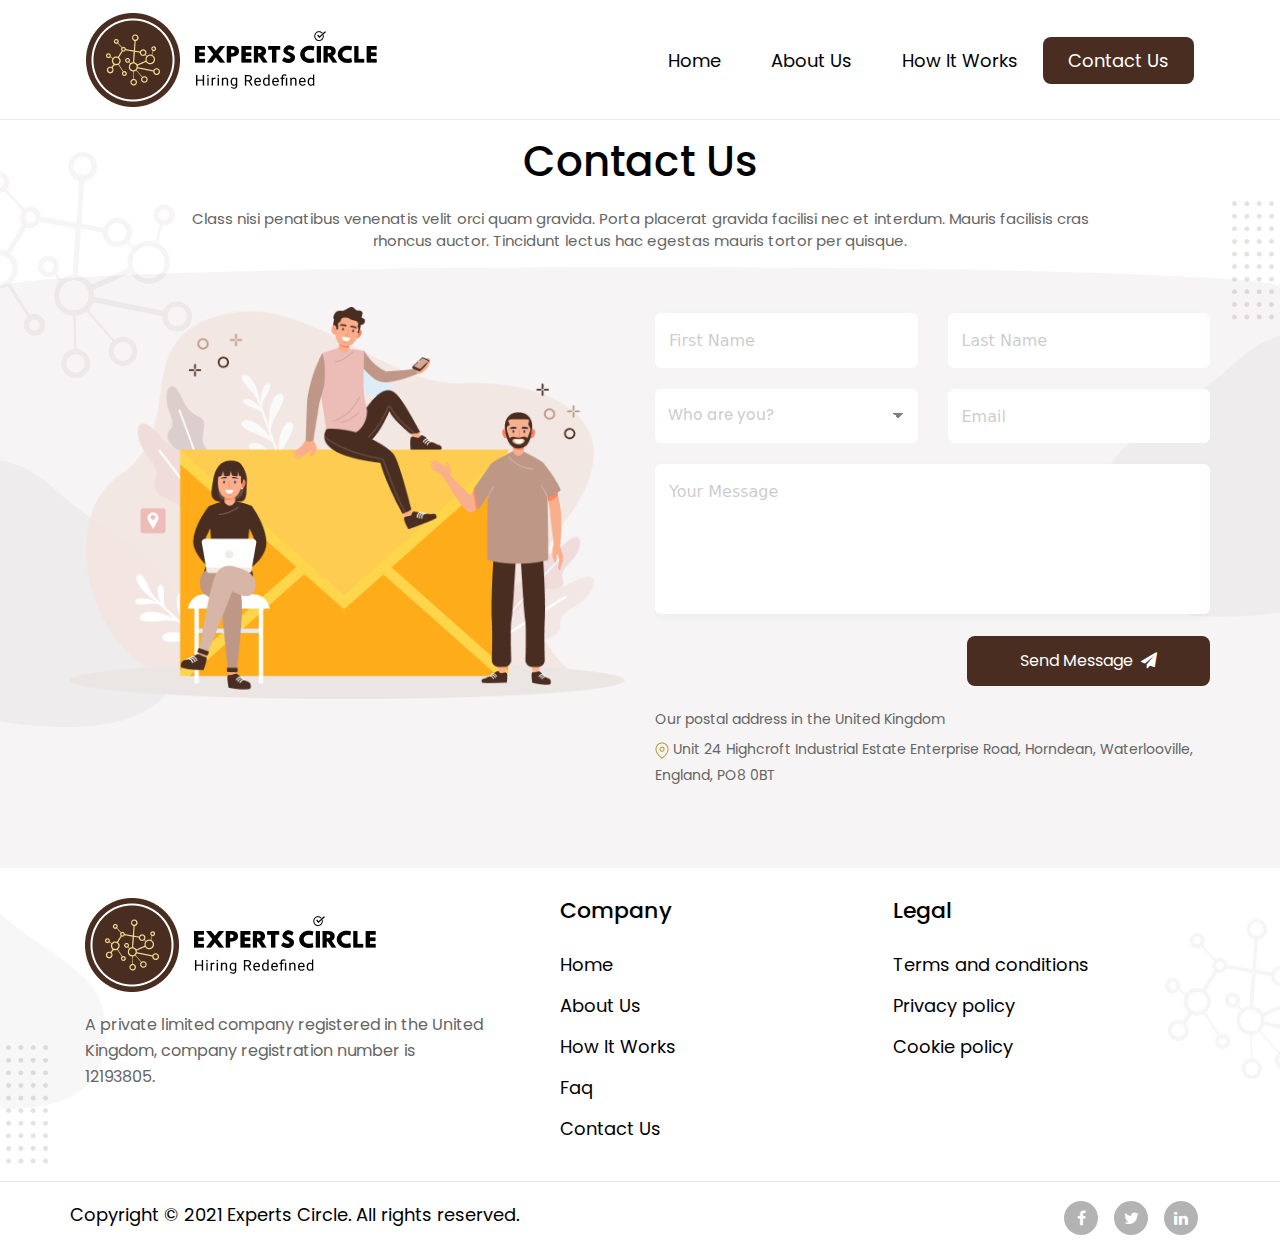
<file: contact-us.html>
<!DOCTYPE html>
<html lang="en">
  <head>
    <meta charset="UTF-8" />
    <meta name="viewport" content="width=device-width, initial-scale=1.0" />
    <meta http-equiv="X-UA-Compatible" content="ie=edge" />
    <title>Expert Landing</title>
    <!-- FavIcon-->
    <link rel="shortcut icon" type="image/png" href="" />
    <script src="https://ajax.googleapis.com/ajax/libs/jquery/3.4.1/jquery.min.js"></script>
    <!-- Bootstrap style-->
    <link
      href="https://fonts.googleapis.com/icon?family=Material+Icons"
      rel="stylesheet"
    />
    <link
      rel="stylesheet"
      href="https://stackpath.bootstrapcdn.com/bootstrap/4.3.1/css/bootstrap.min.css"
      integrity="sha384-ggOyR0iXCbMQv3Xipma34MD+dH/1fQ784/j6cY/iJTQUOhcWr7x9JvoRxT2MZw1T"
      crossorigin="anonymous"
    />
    <!-- FontAwesome style-->
    <link
      rel="stylesheet"
      href="https://use.fontawesome.com/releases/v5.7.2/css/all.css"
      integrity="sha384-fnmOCqbTlWIlj8LyTjo7mOUStjsKC4pOpQbqyi7RrhN7udi9RwhKkMHpvLbHG9Sr"
      crossorigin="anonymous"
    />
    <link
      rel="stylesheet"
      href="https://cdnjs.cloudflare.com/ajax/libs/font-awesome/4.7.0/css/font-awesome.min.css"
    />
    <!-- font  -->
    <!-- <link
    href="https://fonts.googleapis.com/css2?family=Montserrat:ital,wght@0,100;0,200;0,300;0,400;0,500;0,600;0,700;0,800;0,900;1,100;1,200;1,300;1,400;1,500;1,600;1,700;1,800;1,900&family=Roboto:ital,wght@0,100;0,300;0,400;0,500;0,700;0,900;1,100;1,300;1,400;1,500;1,700;1,900&display=swap"
    rel="stylesheet"> -->
    <!-- font  -->
    <!--Owl Carouse css-->
    <link rel="stylesheet" href="css/owl.carousel.min.css" />
    <link rel="stylesheet" href="css/owl.theme.default.min.css" />
    <!--AOS css-->
    <link href="https://unpkg.com/aos@2.3.1/dist/aos.css" rel="stylesheet" />
    <!--Animate css-->
    <link rel="stylesheet" href="css/animate.min.css" />
    <!-- Custom Style-->
    <link rel="stylesheet" href="./css/checkbox.css" />
    <link rel="stylesheet" type="text/css" href="css/contact.css" />
    <link rel="stylesheet" type="text/css" href="css/style.css" />
  </head>

  <body>
    <header>
      <!-- Navigation  -->
      <div class="navbar-menu-wrapper">
        <div class="container-fluid bignavbar">
          <div class="max-width">
            <div class="navbar-inner">
              <nav class="navbar navbar-expand-lg navbar-light">
                <a class="navbar-brand mynavbar-brand" href="./index.html"
                  ><img src="./assets/images/logo.png" alt=""
                /></a>
                <button
                  class="navbar-toggler mytogglericon"
                  type="button"
                  data-toggle="collapse"
                  data-target="#navbarNav"
                  aria-controls="navbarNav"
                  aria-expanded="false"
                  aria-label="Toggle navigation"
                >
                  <span class="navbar-toggler-icon"></span>
                </button>
                <div class="collapse navbar-collapse" id="navbarNav">
                  <ul class="navbar-nav ml-auto">
                    <li class="nav-item">
                      <a class="nav-link" href="./index.html">Home</a>
                    </li>
                    <li class="nav-item">
                      <a class="nav-link" href="./about.html">About Us</a>
                    </li>
                    <li class="nav-item">
                      <a class="nav-link" href="./index.html#how_work"
                        >How It Works</a
                      >
                    </li>
                    <li class="nav-item">
                      <a class="nav-link active" href="./contact-us.html"
                        >Contact Us</a
                      >
                    </li>
                  </ul>
                </div>
              </nav>
            </div>
          </div>
        </div>
        <!-- Mobile-device Menu  -->
        <div class="mobile-device">
          <div class="topindex">
            <div class="container-fluid">
              <div class="max-width">
                <div class="menudisplay">
                  <div class="logo-hambarger row">
                    <div class="logo col-md-6 col-sm-8 col-8">
                      <a href="./index.html"
                        ><img src="./assets/images/logo.png" alt=""
                      /></a>
                    </div>
                    <div class="hambarger col-md-6 col-sm-4 col-4">
                      <i
                        id="barguricon"
                        class="fa fa-bars"
                        aria-hidden="true"
                      ></i>
                      <i
                        id="bargurhide"
                        class="fa fa-bars"
                        aria-hidden="true"
                      ></i>
                    </div>
                  </div>
                </div>
              </div>
            </div>
          </div>
          <div class="mymenu" id="menus">
            <ul>
              <li>
                <a href="./index.html">Home</a>
              </li>
              <li>
                <a href="./about.html">About Us</a>
              </li>
              <li>
                <a href="./index.html#how_work">How It Works</a>
              </li>
              <li>
                <a class="myactive" href="./contact-us.html">Contact Us</a>
              </li>
            </ul>
          </div>
        </div>
        <!-- Mobile-device Menu  -->
      </div>
      <!-- Navigation  -->
    </header>

    <main>
      <!-- Contact Message  -->
      <div class="contact-message-wrapper">
        <!-- Contact Us  -->
        <div class="contact-us-wrapper">
          <div class="container">
            <div class="contact-inner">
              <h3>Contact Us</h3>
              <p>
                Class nisi penatibus venenatis velit orci quam gravida. Porta
                placerat gravida facilisi nec et interdum. Mauris facilisis cras
                rhoncus auctor. Tincidunt lectus hac egestas mauris tortor per
                quisque.
              </p>
            </div>
          </div>
        </div>
        <!-- Contact Us  -->

        <!-- Contact form  -->
        <div class="contact-form-wrapper">
          <!-- <h3>Send us a <span>message</span></h3>
          <p>
            Please use the following form to contact us. We will get back to you
            in 24 hours.
          </p> -->
          <div class="container-fluid form-container">
            <div class="max-width">
              <div class="row">
                <div class="col-md-6">
                  <div class="form-left">
                    <img src="./assets/images/section-2-img.png" alt="" />
                  </div>
                </div>
                <div class="col-md-6">
                  <div class="myform-container">
                    <form
                      method="POST"
                      class="gform mb-3"
                      data-email="robiul.islam.uk@gmail.com"
                      action="https://script.google.com/macros/s/AKfycbxm-MALyRRMCmK7DLOb5GEMWTIBwwi3Gcs66E0LZrtafhtvBXRh/exec"
                    >
                      <div
                        style="display: none"
                        class="thankyou_message seccess_message"
                      >
                        <!-- You can customize the thankyou message by editing the code below -->
                        <h2>
                          <em>Thanks</em> for contacting us!<br />We will get
                          back to you soon!
                        </h2>
                      </div>
                      <div class="row">
                        <div class="col-lg-6 col-md-6 col-sm-12 col-12">
                          <label class="pure-material-textfield-outlined">
                            <input
                              type="text"
                              required
                              name="First_Name"
                              placeholder=" "
                            />
                            <span>First Name</span>
                          </label>
                        </div>
                        <div class="col-lg-6 col-md-6 col-sm-12 col-12">
                          <label class="pure-material-textfield-outlined">
                            <input
                              type="text"
                              name="Last_Name"
                              placeholder=" "
                              required
                            />
                            <span>Last Name</span>
                          </label>
                        </div>
                      </div>
                      <div class="row">
                        <div class="col-lg-6 col-md-6 col-sm-12 col-12">
                          <select
                            name="Identity"
                            onchange="this.className=this.options[this.selectedIndex].className"
                            class="placeholder"
                            required
                          >
                            <option
                              value=""
                              selected
                              class="placeholder"
                              disabled
                            >
                              Who are you?
                            </option>
                            <option value="client">Client</option>
                            <option value="candidate">Candidate</option>
                          </select>
                        </div>
                        <div class="col-lg-6 col-md-6 col-sm-12 col-12">
                          <label class="pure-material-textfield-outlined">
                            <input
                              type="email"
                              name="Email"
                              placeholder=" "
                              required
                            />
                            <span>Email</span>
                          </label>
                        </div>
                      </div>

                      <div class="col-12 p-0">
                        <label class="pure-material-textfield-outlined">
                          <textarea
                            style="resize: none"
                            name="Message"
                            placeholder=" "
                            required
                          ></textarea>
                          <span>Your Message</span>
                        </label>
                      </div>
                      <div class="col-12 p-0 submit-wrapper">
                        <button class="btn contact-btn align-items-center">
                          Send Message&nbsp;
                          <i class="fa fa-paper-plane" aria-hidden="true"></i>
                        </button>
                      </div>
                    </form>
                    <div class="address">
                      <p>Our postal address in the United Kingdom</p>
                      <div class="add-inner">
                        <img src="./assets/images/location.png" alt="" />
                        Unit 24 Highcroft Industrial Estate Enterprise Road,
                        Horndean, Waterlooville, England, PO8 0BT
                      </div>
                    </div>
                  </div>
                </div>
              </div>
            </div>
          </div>
        </div>
        <!-- Contact form  -->
      </div>
      <!-- Contact Message  -->
    </main>

    <footer>
      <div class="about-wrapper">
        <div class="container mb-3">
          <div class="row">
            <div class="col-md-5">
              <div class="footer-left">
                <a href="./index.html"
                  ><img src="./assets/images/logo.png" class="img-fluid" alt=""
                /></a>
                <p>
                  A private limited company registered in the United Kingdom,
                  company registration number is 12193805.
                </p>
              </div>
            </div>
            <div class="col-md-7">
              <div class="row">
                <div class="col-6">
                  <div class="menu company">
                    <h6>Company</h6>
                    <ul>
                      <li><a href="./index.html">Home</a></li>
                      <li><a href="./about.html">About Us</a></li>
                      <li><a href="./index.html#work_flow">How It Works</a></li>
                      <li><a href="#">Faq</a></li>
                      <li><a href="./contact-us.html">Contact Us</a></li>
                    </ul>
                  </div>
                </div>
                <div class="col-6">
                  <div class="menu legal">
                    <h6>Legal</h6>
                    <ul>
                      <li><a href="#">Terms and conditions</a></li>
                      <li><a href="#">Privacy policy</a></li>
                      <li><a href="#">Cookie policy</a></li>
                    </ul>
                  </div>
                </div>
              </div>
            </div>
          </div>
        </div>
        <div class="copyright-wrapper">
          <div class="container-fluid">
            <div class="max-width">
              <div class="small-column row">
                <div class="bottom-left col-md-6">
                  <p>
                    Copyright &copy; 2021 Experts Circle. All rights reserved.
                  </p>
                </div>
                <div class="bottom-right col-md-6">
                  <div class="social">
                    <a href="#"
                      ><i class="fa fa-facebook" aria-hidden="true"></i
                    ></a>
                    <a href="https://twitter.com/expertscircle" target="_blank"
                      ><i class="fa fa-twitter" aria-hidden="true"></i
                    ></a>
                    <a
                      href="https://www.linkedin.com/company/74367916/admin/"
                      target="_blank"
                      ><i class="fa fa-linkedin" aria-hidden="true"></i
                    ></a>
                  </div>
                </div>
              </div>
              <div class="bottomfooter">
                <div class="bottomsocial">
                  <a href="#"
                    ><i class="fa fa-facebook" aria-hidden="true"></i
                  ></a>
                  <a href="https://twitter.com/expertscircle" target="_blank"
                    ><i class="fa fa-twitter" aria-hidden="true"></i
                  ></a>
                  <a
                    href="https://www.linkedin.com/company/74367916/admin/"
                    target="_blank"
                    ><i class="fa fa-linkedin" aria-hidden="true"></i
                  ></a>
                </div>
                <div class="bottomcopyright">
                  <p>
                    Copyright &copy; 2021 Experts Circle. All rights reserved.
                  </p>
                </div>
              </div>
            </div>
          </div>
        </div>
      </div>
    </footer>

    <!-- Jquery Js-->
    <script src="https://ajax.googleapis.com/ajax/libs/jquery/3.4.1/jquery.min.js"></script>
    <!-- Bootstrap Js-->
    <script
      src="https://cdnjs.cloudflare.com/ajax/libs/popper.js/1.12.9/umd/popper.min.js"
      integrity="sha384-ApNbgh9B+Y1QKtv3Rn7W3mgPxhU9K/ScQsAP7hUibX39j7fakFPskvXusvfa0b4Q"
      crossorigin="anonymous"
    ></script>
    <!-- counter up  -->
    <script src="./js/jquery.counterup.min.js"></script>
    <script src="./js/jquery.waypoints.min.js"></script>
    <!-- counter up  -->
    <script
      src="https://maxcdn.bootstrapcdn.com/bootstrap/4.0.0/js/bootstrap.min.js"
      integrity="sha384-JZR6Spejh4U02d8jOt6vLEHfe/JQGiRRSQQxSfFWpi1MquVdAyjUar5+76PVCmYl"
      crossorigin="anonymous"
    ></script>
    <!-- Popper JS -->
    <script src="https://cdnjs.cloudflare.com/ajax/libs/popper.js/1.14.3/umd/popper.min.js"></script>
    <!--AOS Js-->
    <script src="https://unpkg.com/aos@2.3.1/dist/aos.js"></script>
    <!--Owl Carouse js-->
    <script src="js/owl.carousel.min.js"></script>
    <!-- Custom Js-->
    <script src="js/custom.js"></script>
    <!-- Submit the Form to Google Using "AJAX" -->
    <script data-cfasync="false" src="./js/form-submission-handler.js"></script>
  </body>
</html>
</file>
<file: css/checkbox.css>
.gender-btn {
    text-align: left;
    width: 300px;
    margin: 0 auto;
    font-weight: 600;
    padding-bottom: 20px;
}

.gender-btn h4 {
    font-size: 20px;
    font-weight: 600;
    padding-bottom: 10px;

}

@media(max-width: 500px) {

    .gender-btn {
        padding-left: 30px;
        width: 300px;
    }

    .gender-btn h4 {
        font-size: 16px;
        padding-bottom: 5px;
    }
}

.radio {
    font-size: 16px;
    font-weight: 600;
    text-transform: capitalize;
    vertical-align: middle;
    position: relative;
    padding-left: 30px;
    cursor: pointer;
}

.checkbox {
    font-size: 14px;
    position: relative;
    padding-left: 30px;
    cursor: pointer;
}

.radio input[type="radio"] {
    display: none;
}

.checkbox input[type="checkbox"] {
    display: none;
}

.radio span {
    height: 24px;
    width: 24px;
    border-radius: 50%;
    border: 3px solid black;
    display: block;
    position: absolute;
    left: 0;
    top: 0;
    background: white;
}

.checkbox span {
    height: 24px;
    width: 24px;
    border-radius: 3px;
    border: 2px solid #35393C;
    display: block;
    position: absolute;
    left: 0;
    top: 0;
    background: white;

}

.radio span::after {
    content: "";
    height: 10px;
    width: 10px;
    background: #12867D;
    display: block;
    position: absolute;
    left: 50%;
    top: 50%;
    transform: translate(-50%, -50%) scale(0);
    border-radius: 50%;
    transition: 300ms ease-in-out 0s;
}

.radio input[type="radio"]:checked~span::after {
    transform: translate(-50%, -50%) scale(1);
}

.checkbox span::after {
    content: "";
    border-left: 3px solid #12867D;
    border-bottom: 3px solid #12867D;
    height: 7px;
    width: 12px;
    position: absolute;
    left: 25%;
    top: 28%;
    display: none;
    transform: rotate(-45deg);
    /* transform: translate(-50%, -50%); */
    transition: 300ms ease-in-out 0s;
}

.checkbox input[type="checkbox"]:checked~span::after {
    /* transform: translate(-50%, -50%) scale(1); */
    display: block;
}

.checkbox-group label {
    color: #535354;
    font-weight: 600;
    font-size: 14px;
    user-select: none;
}

.checkbox-group label a {
    color: #535354;
    font-weight: 600;
    text-decoration: underline;
}

.checkbox-group label a:hover {
    color: #12867D;
}


.children-btn h4 {
    text-align: center;
    padding-bottom: 10px;
    font-size: 20px;
    font-weight: 600;
}

.children-btn {
    width: 400px;
    margin: 0 auto;
    padding-bottom: 20px;
}

.children-btn .radio {
    width: 125px;
    text-align: left;
    font-size: 16px;
    /* padding: 0 20px;
    padding-left: 0px; */

}

.children-btn .second {}

@media(max-width: 500px) {
    .children-btn h4 {
        font-size: 16px;
        padding-bottom: 5px;
    }

    .children-btn {
        width: 310px;
    }

    .children-btn .radio {
        width: 95px;
    }

    .children-btn .radio-group {
        /* padding-left: 10px; */
    }
}
</file>
<file: css/style.css>
@import url("https://fonts.googleapis.com/css2?family=Poppins:wght@200;300;400;500;600;700&display=swap");
.about-wrapper {
  background-image: url(../assets/images/vector-1.png), url(../assets/images/dots-vector.png), url(../assets/images/footer-bg.png);
  background-repeat: no-repeat;
  background-position: -6rem 1rem, 0rem 11rem, right 3.2rem;
  background-size: 13rem, 3rem, 9%;
  padding-top: 30px;
}
@media (max-width: 600px) {
  .about-wrapper {
    background-size: 0rem, 0rem, 0%;
  }
}
@media (max-width: 767px) {
  .about-wrapper .container .row .col-md-5 .footer-left {
    margin-bottom: 30px;
  }
}
.about-wrapper .container .row .col-md-5 .footer-left a {
  text-decoration: none;
}
.about-wrapper .container .row .col-md-5 .footer-left a img {
  max-width: 100%;
  margin-bottom: 20px;
}
@media (max-width: 767px) {
  .about-wrapper .container .row .col-md-5 .footer-left a img {
    margin-bottom: 10px;
  }
}
.about-wrapper .container .row .col-md-5 .footer-left p {
  font-size: 16px;
  font-weight: 400;
  line-height: 26px;
  color: #656565;
  width: 400px;
}
@media (max-width: 1199px) {
  .about-wrapper .container .row .col-md-5 .footer-left p {
    width: unset;
    padding-right: 50px;
  }
}
@media (max-width: 991px) {
  .about-wrapper .container .row .col-md-5 .footer-left p {
    padding-right: 0px;
  }
}
@media (max-width: 500px) {
  .about-wrapper .container .row .col-md-5 .footer-left p {
    font-size: 14px;
    line-height: 24px;
  }
}
.about-wrapper .container .row .col-md-5 .connected a {
  text-decoration: none;
  margin-right: 12px;
}
.about-wrapper .container .row .col-md-5 .connected a i {
  width: 34px;
  height: 34px;
  background: #B3B3B3;
  border-radius: 50%;
  color: #ffffff;
  line-height: 34px;
  text-align: center;
  transition: 0.5s ease;
}
.about-wrapper .container .row .col-md-5 .connected a i:hover {
  background: #492D21;
}
.about-wrapper .container .row .col-md-7 .row .col-6 .menu h6 {
  font-size: 22px;
  font-weight: 500;
  color: #000000;
  margin-bottom: 20px;
}
@media (max-width: 1199px) {
  .about-wrapper .container .row .col-md-7 .row .col-6 .menu h6 {
    font-size: 20px;
  }
}
@media (max-width: 767px) {
  .about-wrapper .container .row .col-md-7 .row .col-6 .menu h6 {
    font-size: 22px;
    margin-bottom: 10px;
  }
}
@media (max-width: 575px) {
  .about-wrapper .container .row .col-md-7 .row .col-6 .menu h6 {
    font-size: 18px;
  }
}
.about-wrapper .container .row .col-md-7 .row .col-6 .menu ul {
  padding-left: 0;
  list-style: none;
}
.about-wrapper .container .row .col-md-7 .row .col-6 .menu ul li {
  padding: 7px 0px;
}
@media (max-width: 575px) {
  .about-wrapper .container .row .col-md-7 .row .col-6 .menu ul li {
    padding: 2px 0px;
  }
}
.about-wrapper .container .row .col-md-7 .row .col-6 .menu ul li a {
  text-decoration: none;
  font-weight: 400;
  color: #000000;
  font-size: 18px;
  transition: 0.5s ease;
}
.about-wrapper .container .row .col-md-7 .row .col-6 .menu ul li a:hover {
  padding-left: 10px;
}
@media (max-width: 1199px) {
  .about-wrapper .container .row .col-md-7 .row .col-6 .menu ul li a {
    font-size: 16px;
  }
}
@media (max-width: 767px) {
  .about-wrapper .container .row .col-md-7 .row .col-6 .menu ul li a {
    font-size: 18px;
  }
}
@media (max-width: 575px) {
  .about-wrapper .container .row .col-md-7 .row .col-6 .menu ul li a {
    font-size: 12px;
  }
}
@media (max-width: 991px) {
  .about-wrapper .container .row .col-md-7 .row .col-6 .company {
    padding-left: 40px;
  }
}
@media (max-width: 767px) {
  .about-wrapper .container .row .col-md-7 .row .col-6 .company {
    padding-left: 0;
  }
}
.about-wrapper .copyright-wrapper {
  text-align: center;
  position: relative;
  padding: 20px 0 13px 0;
}
.about-wrapper .copyright-wrapper::after {
  position: absolute;
  left: 0;
  top: 0;
  content: "";
  background-color: #000000;
  height: 1px;
  width: 100%;
  opacity: 10%;
}
@media (max-width: 767px) {
  .about-wrapper .copyright-wrapper .container-fluid .small-column {
    display: none;
  }
}
.about-wrapper .copyright-wrapper .container-fluid .small-column .bottom-left p {
  text-align: left;
  font-size: 18px;
  font-weight: 400;
  color: #000000;
  margin-bottom: 0;
}
@media (max-width: 991px) {
  .about-wrapper .copyright-wrapper .container-fluid .small-column .bottom-left p {
    font-size: 16px;
  }
}
@media (max-width: 900px) {
  .about-wrapper .copyright-wrapper .container-fluid .small-column .bottom-left p {
    font-size: 14px;
  }
}
@media (max-width: 767px) {
  .about-wrapper .copyright-wrapper .container-fluid .small-column .bottom-left p {
    text-align: center;
  }
}
@media (max-width: 768px) {
  .about-wrapper .copyright-wrapper .container-fluid .small-column .bottom-left p {
    font-size: 13px;
  }
}
@media (max-width: 575px) {
  .about-wrapper .copyright-wrapper .container-fluid .small-column .bottom-left p {
    font-size: 12px;
  }
}
.about-wrapper .copyright-wrapper .container-fluid .small-column .bottom-right .social {
  text-align: right;
}
@media (max-width: 767px) {
  .about-wrapper .copyright-wrapper .container-fluid .small-column .bottom-right .social {
    text-align: center;
  }
}
.about-wrapper .copyright-wrapper .container-fluid .small-column .bottom-right .social a {
  text-decoration: none;
  margin-right: 12px;
}
.about-wrapper .copyright-wrapper .container-fluid .small-column .bottom-right .social a i {
  width: 34px;
  height: 34px;
  background: #B3B3B3;
  border-radius: 50%;
  color: #ffffff;
  line-height: 34px;
  text-align: center;
  transition: 0.5s ease;
}
@media (max-width: 991px) {
  .about-wrapper .copyright-wrapper .container-fluid .small-column .bottom-right .social a i {
    width: 28px;
    height: 28px;
    line-height: 28px;
  }
}
.about-wrapper .copyright-wrapper .container-fluid .small-column .bottom-right .social a i:hover {
  background: #492D21;
}
.about-wrapper .copyright-wrapper .container-fluid .bottomfooter {
  display: none;
}
@media (max-width: 767px) {
  .about-wrapper .copyright-wrapper .container-fluid .bottomfooter {
    display: block;
  }
}
.about-wrapper .copyright-wrapper .container-fluid .bottomfooter .bottomcopyright {
  text-align: center;
  margin-top: 10px;
}
@media (max-width: 575px) {
  .about-wrapper .copyright-wrapper .container-fluid .bottomfooter .bottomcopyright {
    margin-top: 5px;
  }
}
.about-wrapper .copyright-wrapper .container-fluid .bottomfooter .bottomcopyright p {
  font-size: 14px;
  font-weight: 400;
  color: #000000;
  margin-bottom: 0;
}
@media (max-width: 575px) {
  .about-wrapper .copyright-wrapper .container-fluid .bottomfooter .bottomcopyright p {
    font-size: 12px;
  }
}
@media (max-width: 328px) {
  .about-wrapper .copyright-wrapper .container-fluid .bottomfooter .bottomcopyright p {
    font-size: 11px;
  }
}
.about-wrapper .copyright-wrapper .container-fluid .bottomfooter .bottomsocial a {
  text-decoration: none;
  margin-right: 12px;
}
.about-wrapper .copyright-wrapper .container-fluid .bottomfooter .bottomsocial a i {
  width: 34px;
  height: 34px;
  background: #B3B3B3;
  border-radius: 50%;
  color: #ffffff;
  line-height: 34px;
  text-align: center;
  transition: 0.5s ease;
}
@media (max-width: 991px) {
  .about-wrapper .copyright-wrapper .container-fluid .bottomfooter .bottomsocial a i {
    width: 28px;
    height: 28px;
    line-height: 28px;
  }
}
@media (max-width: 575px) {
  .about-wrapper .copyright-wrapper .container-fluid .bottomfooter .bottomsocial a i {
    width: 25px;
    height: 25px;
    line-height: 25px;
    font-size: 15px;
  }
}
.about-wrapper .copyright-wrapper .container-fluid .bottomfooter .bottomsocial a i:hover {
  background: #492D21;
}

.navbar-menu-wrapper {
  transition: 0.7s ease;
  position: relative;
}
.navbar-menu-wrapper::after {
  position: absolute;
  left: 0;
  bottom: 0;
  content: "";
  background-color: #492D21;
  height: 1px;
  width: 100%;
  opacity: 10%;
}
@media (max-width: 991px) {
  .navbar-menu-wrapper .bignavbar {
    display: none;
  }
}
@media (max-width: 430px) {
  .navbar-menu-wrapper .bignavbar .navbar-inner .navbar .mynavbar-brand {
    width: 240px;
  }
}
@media (max-width: 375px) {
  .navbar-menu-wrapper .bignavbar .navbar-inner .navbar .mynavbar-brand {
    width: 200px;
  }
}
@media (max-width: 333px) {
  .navbar-menu-wrapper .bignavbar .navbar-inner .navbar .mynavbar-brand {
    width: 170px;
  }
}
.navbar-menu-wrapper .bignavbar .navbar-inner .navbar .mynavbar-brand img {
  width: 100%;
}
@media (max-width: 550px) {
  .navbar-menu-wrapper .bignavbar .navbar-inner .navbar .mynavbar-brand img {
    width: 100%;
  }
}
.navbar-menu-wrapper .bignavbar .navbar-inner .navbar .mytogglericon {
  color: #492d21 !important;
  border-color: transparent;
}
.navbar-menu-wrapper .bignavbar .navbar-inner .navbar .mytogglericon:focus {
  outline: none;
  border: none;
}
.navbar-menu-wrapper .bignavbar .navbar-inner .navbar .collapse .navbar-nav .nav-item .nav-link, .navbar-menu-wrapper .bignavbar .navbar-inner .navbar .collapsing .navbar-nav .nav-item .nav-link {
  font-size: 18px;
  color: #000000;
  font-weight: 400;
  padding: 10px 25px;
  border-radius: 8px;
  transition: 0.5s ease;
  line-height: 27px;
}
.navbar-menu-wrapper .bignavbar .navbar-inner .navbar .collapse .navbar-nav .nav-item .nav-link:hover, .navbar-menu-wrapper .bignavbar .navbar-inner .navbar .collapsing .navbar-nav .nav-item .nav-link:hover {
  color: #492D21;
}
@media (max-width: 991px) {
  .navbar-menu-wrapper .bignavbar .navbar-inner .navbar .collapse .navbar-nav .nav-item .nav-link, .navbar-menu-wrapper .bignavbar .navbar-inner .navbar .collapsing .navbar-nav .nav-item .nav-link {
    text-align: center;
  }
}
@media (max-width: 767px) {
  .navbar-menu-wrapper .bignavbar .navbar-inner .navbar .collapse .navbar-nav .nav-item .nav-link, .navbar-menu-wrapper .bignavbar .navbar-inner .navbar .collapsing .navbar-nav .nav-item .nav-link {
    font-size: 16px;
  }
}
.navbar-menu-wrapper .bignavbar .navbar-inner .navbar .collapse .navbar-nav .nav-item .active, .navbar-menu-wrapper .bignavbar .navbar-inner .navbar .collapsing .navbar-nav .nav-item .active {
  color: #ffffff;
  background-color: #492D21;
}
.navbar-menu-wrapper .bignavbar .navbar-inner .navbar .collapse .navbar-nav .nav-item .active:hover, .navbar-menu-wrapper .bignavbar .navbar-inner .navbar .collapsing .navbar-nav .nav-item .active:hover {
  color: #ffffff;
}
.navbar-menu-wrapper .mobile-device .topindex {
  position: relative;
  background-color: #ffffff;
  z-index: 999;
  display: none;
}
.navbar-menu-wrapper .mobile-device .topindex::after {
  position: absolute;
  left: 0;
  bottom: 0;
  content: "";
  background-color: #492D21;
  height: 1px;
  width: 100%;
  opacity: 10%;
}
@media (max-width: 991px) {
  .navbar-menu-wrapper .mobile-device .topindex {
    display: block;
  }
}
.navbar-menu-wrapper .mobile-device .topindex .menudisplay .logo-hambarger {
  align-items: center;
  padding: 15px 0;
}
@media (max-width: 400px) {
  .navbar-menu-wrapper .mobile-device .topindex .menudisplay .logo-hambarger .logo a img {
    width: 100%;
  }
}
.navbar-menu-wrapper .mobile-device .topindex .menudisplay .logo-hambarger .hambarger {
  text-align: right;
}
.navbar-menu-wrapper .mobile-device .topindex .menudisplay .logo-hambarger .hambarger #barguricon {
  cursor: pointer;
  font-size: 30px;
  color: rgba(73, 45, 33, 0.8);
}
@media (max-width: 575px) {
  .navbar-menu-wrapper .mobile-device .topindex .menudisplay .logo-hambarger .hambarger #barguricon {
    font-size: 25px;
  }
}
.navbar-menu-wrapper .mobile-device .topindex .menudisplay .logo-hambarger .hambarger #bargurhide {
  display: none;
  cursor: pointer;
  font-size: 30px;
  color: rgba(73, 45, 33, 0.8);
}
@media (max-width: 575px) {
  .navbar-menu-wrapper .mobile-device .topindex .menudisplay .logo-hambarger .hambarger #bargurhide {
    font-size: 25px;
  }
}
.navbar-menu-wrapper .mobile-device #menus {
  position: absolute;
  width: 100%;
  height: 231px;
  left: 0;
  top: -200%;
  background-color: #492D21;
  z-index: 333;
  transition: 0.5s;
  display: none;
}
@media (max-width: 991px) {
  .navbar-menu-wrapper .mobile-device #menus {
    display: block;
  }
}
.navbar-menu-wrapper .mobile-device #menus ul {
  list-style: none;
  text-align: center;
  padding-left: 0;
}
.navbar-menu-wrapper .mobile-device #menus ul li {
  padding: 15px 0;
  border-bottom: 1px solid rgba(0, 0, 0, 0.2);
}
.navbar-menu-wrapper .mobile-device #menus ul li:last-child {
  border-bottom: 0px solid rgba(0, 0, 0, 0.2);
}
.navbar-menu-wrapper .mobile-device #menus ul li a {
  font-size: 18px;
  color: #ffffff;
  font-weight: 400;
}
.navbar-menu-wrapper .mobile-device #menus ul li .myactive {
  color: rgba(255, 255, 255, 0.6);
}

.mytop {
  top: -200%;
}

.navbar-fixed {
  position: fixed;
  width: 100%;
  left: 0;
  right: 0;
  top: 0;
  background: white;
  box-shadow: 0px 10px 30px rgba(57, 56, 61, 0.205);
  z-index: 999;
  transition: 0.7s ease;
}

html,
body {
  margin: 0;
  padding: 0;
  box-sizing: border-box;
  scroll-behavior: smooth;
  font-family: "Poppins", sans-serif;
  background: #ffffff;
}

.break-barrier-wrapper {
  background-image: url("../assets/images/break-bg.png"), url("../assets/images/homebg.png");
  background-repeat: no-repeat;
  background-position: 0rem 8rem, right 22rem;
  position: relative;
  padding-bottom: 90px;
}
@media (max-width: 1600px) {
  .break-barrier-wrapper {
    background-size: 0rem 0rem;
  }
}
@media (max-width: 767px) {
  .break-barrier-wrapper {
    padding-bottom: 30px;
  }
}
.break-barrier-wrapper .container-fluid .row .col-md-6 .break-left {
  padding-top: 50px;
}
@media (max-width: 767px) {
  .break-barrier-wrapper .container-fluid .row .col-md-6 .break-left {
    padding-top: 10px;
  }
}
.break-barrier-wrapper .container-fluid .row .col-md-6 .break-left h3 {
  font-size: 64px;
  line-height: 92px;
  font-weight: 500;
  color: #000000;
  margin-bottom: 35px;
}
@media (max-width: 1600px) {
  .break-barrier-wrapper .container-fluid .row .col-md-6 .break-left h3 {
    font-size: 42px;
    line-height: unset;
  }
}
@media (max-width: 1440px) {
  .break-barrier-wrapper .container-fluid .row .col-md-6 .break-left h3 {
    margin-bottom: 15px;
  }
}
@media (max-width: 991px) {
  .break-barrier-wrapper .container-fluid .row .col-md-6 .break-left h3 {
    font-size: 38px;
    line-height: 45px;
  }
}
@media (max-width: 767px) {
  .break-barrier-wrapper .container-fluid .row .col-md-6 .break-left h3 {
    font-size: 34px;
  }
}
.break-barrier-wrapper .container-fluid .row .col-md-6 .break-left h3 span {
  color: #fccc4f;
}
.break-barrier-wrapper .container-fluid .row .col-md-6 .break-left p {
  color: #656565;
  font-size: 24px;
  font-weight: 400;
  line-height: 42px;
  margin-bottom: 50px;
  padding-right: 55px;
}
@media (max-width: 1600px) {
  .break-barrier-wrapper .container-fluid .row .col-md-6 .break-left p {
    font-size: 18px;
    line-height: 30px;
    padding-right: 205px;
  }
}
@media (max-width: 1440px) {
  .break-barrier-wrapper .container-fluid .row .col-md-6 .break-left p {
    padding-right: 0;
    margin-bottom: 30px;
  }
}
@media (max-width: 1200px) {
  .break-barrier-wrapper .container-fluid .row .col-md-6 .break-left p {
    font-size: 16px;
  }
}
@media (max-width: 767px) {
  .break-barrier-wrapper .container-fluid .row .col-md-6 .break-left p {
    font-size: 14px;
    line-height: 24px;
  }
}
@media (max-width: 575px) {
  .break-barrier-wrapper .container-fluid .row .col-md-6 .break-left p {
    margin-bottom: 15px;
  }
}
@media (max-width: 483px) {
  .break-barrier-wrapper .container-fluid .row .col-md-6 .break-left p {
    font-size: 12px;
    line-height: 20px;
  }
}
.break-barrier-wrapper .container-fluid .row .col-md-6 .break-left .buttons-wrapper a {
  border-radius: 8px;
  padding: 16px 30px;
  font-size: 18px;
  font-weight: 500;
  border: 1px solid #492D21;
  transition: 0.5s ease;
  color: #492D21;
  text-decoration: none;
  margin-right: 20px;
}
@media (max-width: 1199px) {
  .break-barrier-wrapper .container-fluid .row .col-md-6 .break-left .buttons-wrapper a {
    font-size: 16px;
    padding: 12px 20px;
  }
}
@media (max-width: 991px) {
  .break-barrier-wrapper .container-fluid .row .col-md-6 .break-left .buttons-wrapper a {
    font-size: 14px;
    padding: 10px 7px;
    margin-right: 5px;
  }
}
@media (max-width: 767px) {
  .break-barrier-wrapper .container-fluid .row .col-md-6 .break-left .buttons-wrapper a {
    font-size: 16px;
    padding: 10px 15px;
  }
}
@media (max-width: 483px) {
  .break-barrier-wrapper .container-fluid .row .col-md-6 .break-left .buttons-wrapper a {
    font-size: 12px;
    padding: 7px 5px;
  }
}
.break-barrier-wrapper .container-fluid .row .col-md-6 .break-left .buttons-wrapper a:hover {
  background-color: #492D21;
  color: #ffffff;
}
.break-barrier-wrapper .container-fluid .row .col-md-6 .break-left .buttons-wrapper span {
  color: #492D21;
  font-size: 18px;
  font-weight: 500;
}
@media (max-width: 1199px) {
  .break-barrier-wrapper .container-fluid .row .col-md-6 .break-left .buttons-wrapper span {
    font-size: 16px;
  }
}
@media (max-width: 991px) {
  .break-barrier-wrapper .container-fluid .row .col-md-6 .break-left .buttons-wrapper span {
    font-size: 14px;
  }
}
@media (max-width: 767px) {
  .break-barrier-wrapper .container-fluid .row .col-md-6 .break-left .buttons-wrapper span {
    font-size: 16px;
  }
}
@media (max-width: 483px) {
  .break-barrier-wrapper .container-fluid .row .col-md-6 .break-left .buttons-wrapper span {
    font-size: 12px;
  }
}
.break-barrier-wrapper .container-fluid .row .col-md-6 .break-left .buttons-wrapper span i {
  color: #492D21;
  border: 1px solid #492D21;
  width: 60px;
  cursor: pointer;
  height: 60px;
  line-height: 60px;
  text-align: center;
  border-radius: 50%;
  transition: 0.5s ease;
}
.break-barrier-wrapper .container-fluid .row .col-md-6 .break-left .buttons-wrapper span i:hover {
  background-color: #492D21;
  color: #ffffff;
}
@media (max-width: 1199px) {
  .break-barrier-wrapper .container-fluid .row .col-md-6 .break-left .buttons-wrapper span i {
    width: 50px;
    height: 50px;
    line-height: 50px;
  }
}
@media (max-width: 1199px) {
  .break-barrier-wrapper .container-fluid .row .col-md-6 .break-left .buttons-wrapper span i {
    width: 42px;
    height: 42px;
    line-height: 42px;
  }
}
@media (max-width: 767px) {
  .break-barrier-wrapper .container-fluid .row .col-md-6 .break-left .buttons-wrapper span i {
    width: 45px;
    height: 45px;
    line-height: 45px;
  }
}
@media (max-width: 483px) {
  .break-barrier-wrapper .container-fluid .row .col-md-6 .break-left .buttons-wrapper span i {
    width: 33px;
    height: 33px;
    line-height: 33px;
  }
}
.break-barrier-wrapper .container-fluid .row .col-md-6 .break-right {
  padding-top: 50px;
}
@media (max-width: 575px) {
  .break-barrier-wrapper .container-fluid .row .col-md-6 .break-right {
    padding-top: 25px;
  }
}
.break-barrier-wrapper .container-fluid .row .col-md-6 .break-right .big-break {
  width: 100%;
}
@media (max-width: 1600px) {
  .break-barrier-wrapper .container-fluid .row .col-md-6 .break-right .big-break {
    display: none;
  }
}
.break-barrier-wrapper .container-fluid .row .col-md-6 .break-right .small-break {
  display: none;
  width: 100%;
}
@media (max-width: 1600px) {
  .break-barrier-wrapper .container-fluid .row .col-md-6 .break-right .small-break {
    display: block;
  }
}
@media (max-width: 991px) {
  .break-barrier-wrapper .container-fluid .row .col-md-6 .break-right .small-break {
    padding-top: 30px;
  }
}
@media (max-width: 767px) {
  .break-barrier-wrapper .container-fluid .row .col-md-6 .break-right .small-break {
    padding-top: 0px;
  }
}

.modal-dialog {
  max-width: 800px;
  margin: 30px auto;
}
.modal-dialog .modal-body {
  position: relative;
  padding: 0px;
}
.modal-dialog .modal-body .close {
  position: absolute;
  right: -30px;
  top: 0;
  font-size: 2rem;
  font-weight: normal;
  color: #fff;
  opacity: 1;
}

.category-wrapper {
  background-image: url(../assets/images/category-right.png);
  background-repeat: no-repeat;
  background-position: right 9.2rem;
  background-color: #f6f4f4;
  padding: 85px 0px;
  border: 0px solid transparent;
  border-radius: 50%/20px 20px 0 0;
  position: relative;
}
@media (max-width: 1440px) {
  .category-wrapper {
    background-image: unset;
  }
}
@media (max-width: 767px) {
  .category-wrapper {
    padding-top: 55px;
    padding-bottom: 30px;
  }
}
.category-wrapper .left {
  position: absolute;
  left: 0;
  bottom: -60px;
}
@media (max-width: 767px) {
  .category-wrapper .left {
    display: none;
  }
}
.category-wrapper .right {
  position: absolute;
  right: 10px;
  top: -38px;
}
@media (max-width: 767px) {
  .category-wrapper .right {
    display: none;
  }
}
.category-wrapper img {
  width: 38px;
}
.category-wrapper img:first-child {
  width: 49px;
}
@media (max-width: 767px) {
  .category-wrapper .container-fluid .row .col-md-6 .mycard {
    margin-bottom: 15px;
  }
}
.category-wrapper .container-fluid .row .col-md-6 .mycard a {
  text-decoration: none;
  text-align: center;
}
.category-wrapper .container-fluid .row .col-md-6 .mycard a .card-border {
  padding: 40px 30px;
  width: 80%;
  text-align: center;
  align-items: center;
  justify-content: center;
  background: transparent;
  border-radius: 8px;
  transition: 0.5s ease;
  border: 1px solid #d3ccca;
  filter: drop-shadow(0px 4px 25px rgba(0, 0, 0, 0.05));
}
@media (max-width: 1440px) {
  .category-wrapper .container-fluid .row .col-md-6 .mycard a .card-border {
    padding: 20px 10px;
  }
}
@media (max-width: 991px) {
  .category-wrapper .container-fluid .row .col-md-6 .mycard a .card-border {
    width: 100%;
    padding: 30px;
  }
}
.category-wrapper .container-fluid .row .col-md-6 .mycard a .card-border:hover {
  background-color: #ffffff;
  border: 1px solid #fff;
  box-shadow: 0px 4px 25px rgba(0, 0, 0, 0.05);
  border-radius: 8px;
}
.category-wrapper .container-fluid .row .col-md-6 .mycard a .card-border:hover .icon-block {
  display: none;
}
.category-wrapper .container-fluid .row .col-md-6 .mycard a .card-border:hover .icon-none {
  display: block;
}
.category-wrapper .container-fluid .row .col-md-6 .mycard a .card-border img {
  width: 50%;
}
@media (max-width: 1440px) {
  .category-wrapper .container-fluid .row .col-md-6 .mycard a .card-border img {
    width: 45%;
  }
}
@media (max-width: 500px) {
  .category-wrapper .container-fluid .row .col-md-6 .mycard a .card-border img {
    width: 80%;
    height: auto;
    padding-bottom: 20px;
  }
}
@media (max-width: 480px) {
  .category-wrapper .container-fluid .row .col-md-6 .mycard a .card-border img {
    width: 95%;
  }
}
.category-wrapper .container-fluid .row .col-md-6 .mycard a .card-border .icon-none {
  display: none;
}
.category-wrapper .container-fluid .row .col-md-6 .mycard a .card-border .icon-small {
  width: 58%;
}
@media (max-width: 1440px) {
  .category-wrapper .container-fluid .row .col-md-6 .mycard a .card-border .icon-small {
    width: 52%;
  }
}
@media (max-width: 500px) {
  .category-wrapper .container-fluid .row .col-md-6 .mycard a .card-border .icon-small {
    width: 85%;
    height: auto;
    padding-bottom: 20px;
  }
}
@media (max-width: 480px) {
  .category-wrapper .container-fluid .row .col-md-6 .mycard a .card-border .icon-small {
    width: 100%;
  }
}
.category-wrapper .container-fluid .row .col-md-6 .mycard a .card-border .card-body h5 {
  color: #492D21;
  font-size: 30px;
  font-weight: 500;
  margin-bottom: 5px;
  line-height: 34px;
}
@media (max-width: 1440px) {
  .category-wrapper .container-fluid .row .col-md-6 .mycard a .card-border .card-body h5 {
    font-size: 30px;
    line-height: unset;
  }
}
@media (max-width: 767px) {
  .category-wrapper .container-fluid .row .col-md-6 .mycard a .card-border .card-body h5 {
    margin-bottom: 10px;
  }
}
.category-wrapper .container-fluid .row .col-md-6 .mycard a .card-border .card-body p {
  color: #000000;
  font-size: 24px;
  font-weight: 500;
}
@media (max-width: 1440px) {
  .category-wrapper .container-fluid .row .col-md-6 .mycard a .card-border .card-body p {
    font-size: 18px;
    line-height: unset;
  }
}
@media (max-width: 991px) {
  .category-wrapper .container-fluid .row .col-md-6 .mycard a .card-border .card-body p {
    font-size: 18px;
  }
}
@media (max-width: 813px) {
  .category-wrapper .container-fluid .row .col-md-6 .mycard a .card-border .card-body p {
    font-size: 16px;
  }
}
@media (max-width: 767px) {
  .category-wrapper .container-fluid .row .col-md-6 .mycard a .card-border .card-body p {
    font-size: 18px;
  }
}
.category-wrapper .container-fluid .row .col-md-6 .mycard a .card-border .card-body p span {
  color: #fccc4f;
}
.category-wrapper .container-fluid .row .col-md-6 .mycard a .card-border .card-body .get {
  margin-bottom: 0px;
}
.category-wrapper .container-fluid .row .col-md-6 .mycard a .card-first {
  margin-left: auto;
}

.how-works-wrapper {
  padding: 60px 0px;
  background-image: url(../assets/images/abt-section-bg-1.png), url(../assets/images/dots-vector.png), url(../assets/images/compound.png), url(../assets/images/how-workbg.png);
  background-repeat: no-repeat;
  background-position: 0rem 8rem, 0rem 50rem, 27rem 52rem, right 48rem;
  background-size: 1, 1, 1, 1;
}
@media (max-width: 1900px) {
  .how-works-wrapper {
    background-image: unset;
  }
}
@media (max-width: 767px) {
  .how-works-wrapper {
    padding: 30px 0px;
  }
}
.how-works-wrapper .container-fluid .how-works-header {
  text-align: center;
  margin-bottom: 60px;
}
@media (max-width: 767px) {
  .how-works-wrapper .container-fluid .how-works-header {
    margin-bottom: 35px;
  }
}
.how-works-wrapper .container-fluid .how-works-header h3 {
  color: #000000;
  font-size: 64px;
  font-weight: 500;
}
@media (max-width: 1600px) {
  .how-works-wrapper .container-fluid .how-works-header h3 {
    font-size: 42px;
    line-height: unset;
  }
}
@media (max-width: 1440px) {
  .how-works-wrapper .container-fluid .how-works-header h3 {
    margin-bottom: 15px;
  }
}
@media (max-width: 991px) {
  .how-works-wrapper .container-fluid .how-works-header h3 {
    font-size: 38px;
    margin-bottom: 5px;
  }
}
@media (max-width: 767px) {
  .how-works-wrapper .container-fluid .how-works-header h3 {
    font-size: 34px;
  }
}
.how-works-wrapper .container-fluid .how-works-header h3 span {
  color: #fccc4f;
}
.how-works-wrapper .container-fluid .how-works-header p {
  font-size: 18px;
  font-weight: 400;
  line-height: 34px;
  color: #656565;
  width: 840px;
  margin: 0 auto;
}
@media (max-width: 1600px) {
  .how-works-wrapper .container-fluid .how-works-header p {
    font-size: 18px;
    line-height: 30px;
  }
}
@media (max-width: 1440px) {
  .how-works-wrapper .container-fluid .how-works-header p {
    font-size: 16px;
    line-height: 26px;
    width: 765px;
  }
}
@media (max-width: 1366px) {
  .how-works-wrapper .container-fluid .how-works-header p {
    width: unset;
    padding: 0 290px;
  }
}
@media (max-width: 1280px) {
  .how-works-wrapper .container-fluid .how-works-header p {
    padding: 0 180px;
  }
}
@media (max-width: 1100px) {
  .how-works-wrapper .container-fluid .how-works-header p {
    padding: 0 100px;
  }
}
@media (max-width: 991px) {
  .how-works-wrapper .container-fluid .how-works-header p {
    padding: 0;
  }
}
@media (max-width: 500px) {
  .how-works-wrapper .container-fluid .how-works-header p {
    font-size: 14px;
  }
}
.how-works-wrapper .container-fluid .row .experts {
  padding-right: 38px;
}
@media (max-width: 1024px) {
  .how-works-wrapper .container-fluid .row .experts {
    padding-right: 0;
  }
}
.how-works-wrapper .container-fluid .row .experts h5 {
  font-size: 36px;
  color: #492D21;
  font-weight: 500;
  margin-bottom: 20px;
}
@media (max-width: 1600px) {
  .how-works-wrapper .container-fluid .row .experts h5 {
    font-size: 30px;
  }
}
@media (max-width: 1280px) {
  .how-works-wrapper .container-fluid .row .experts h5 {
    font-size: 28px;
  }
}
@media (max-width: 500px) {
  .how-works-wrapper .container-fluid .row .experts h5 {
    font-size: 24px;
    margin-bottom: 10px;
  }
}
.how-works-wrapper .container-fluid .row .experts p {
  font-size: 18px;
  font-weight: 400;
  line-height: 34px;
  color: #656565;
}
@media (max-width: 1600px) {
  .how-works-wrapper .container-fluid .row .experts p {
    font-size: 16px;
    line-height: 26px;
  }
}
@media (max-width: 500px) {
  .how-works-wrapper .container-fluid .row .experts p {
    font-size: 14px;
  }
}
.how-works-wrapper .container-fluid .row .expert-image img {
  width: 100%;
}
@media (max-width: 991px) {
  .how-works-wrapper .container-fluid .row .expert-image img {
    padding-top: 30px;
  }
}
@media (max-width: 767px) {
  .how-works-wrapper .container-fluid .row .expert-image img {
    padding-top: 0;
  }
}
.how-works-wrapper .container-fluid .margin-botom {
  margin-bottom: 60px;
}
.how-works-wrapper .container-fluid .row .employers-image img {
  width: 100%;
  padding-top: 100px;
}
@media (max-width: 767px) {
  .how-works-wrapper .container-fluid .row .employers-image img {
    padding-top: 0;
  }
}
.how-works-wrapper .container-fluid .row .employers h5 {
  font-size: 36px;
  color: #492D21;
  font-weight: 500;
  margin-bottom: 20px;
}
@media (max-width: 1600px) {
  .how-works-wrapper .container-fluid .row .employers h5 {
    font-size: 30px;
  }
}
@media (max-width: 1280px) {
  .how-works-wrapper .container-fluid .row .employers h5 {
    font-size: 28px;
  }
}
@media (max-width: 500px) {
  .how-works-wrapper .container-fluid .row .employers h5 {
    font-size: 24px;
    margin-bottom: 10px;
  }
}
.how-works-wrapper .container-fluid .row .employers p {
  font-size: 18px;
  font-weight: 400;
  line-height: 34px;
  color: #656565;
}
@media (max-width: 1600px) {
  .how-works-wrapper .container-fluid .row .employers p {
    font-size: 16px;
    line-height: 26px;
  }
}
@media (max-width: 500px) {
  .how-works-wrapper .container-fluid .row .employers p {
    font-size: 14px;
  }
}

.high-level-work-flow-wrapper {
  padding: 60px 0px 80px 0px;
  background-color: #f6f4f4;
  border: 0px solid transparent;
  border-radius: 50%/20px 20px 0 0;
  background-image: url(../assets/images/flow-left-top.png), url(../assets/images/flow-left-bottom.png), url(../assets/images/right.png);
  background-repeat: no-repeat;
  background-position: 0rem 6rem, 0rem 58rem, right 5rem;
  position: relative;
}
@media (max-width: 1900px) {
  .high-level-work-flow-wrapper {
    background-image: unset;
  }
}
@media (max-width: 767px) {
  .high-level-work-flow-wrapper {
    padding: 55px 0;
  }
}
.high-level-work-flow-wrapper img {
  width: 38px;
}
.high-level-work-flow-wrapper .right {
  position: absolute;
  right: 10px;
  top: -58px;
}
.high-level-work-flow-wrapper .container .top {
  text-align: center;
}
.high-level-work-flow-wrapper .container .top h3 {
  color: #000000;
  font-size: 64px;
  font-weight: 500;
}
@media (max-width: 1600px) {
  .high-level-work-flow-wrapper .container .top h3 {
    font-size: 42px;
    line-height: unset;
  }
}
@media (max-width: 1440px) {
  .high-level-work-flow-wrapper .container .top h3 {
    margin-bottom: 15px;
  }
}
@media (max-width: 991px) {
  .high-level-work-flow-wrapper .container .top h3 {
    font-size: 38px;
    line-height: 45px;
  }
}
@media (max-width: 767px) {
  .high-level-work-flow-wrapper .container .top h3 {
    font-size: 34px;
    margin-bottom: 5px;
  }
}
.high-level-work-flow-wrapper .container .top h3 span {
  color: #fccc4f;
}
.high-level-work-flow-wrapper .container .top p {
  font-size: 18px;
  font-weight: 400;
  line-height: 34px;
  color: #656565;
  width: 840px;
  margin: 0 auto;
}
@media (max-width: 1600px) {
  .high-level-work-flow-wrapper .container .top p {
    font-size: 18px;
    line-height: 30px;
  }
}
@media (max-width: 1440px) {
  .high-level-work-flow-wrapper .container .top p {
    font-size: 16px;
    line-height: 26px;
    width: 765px;
  }
}
@media (max-width: 1366px) {
  .high-level-work-flow-wrapper .container .top p {
    width: unset;
    padding: 0 290px;
  }
}
@media (max-width: 1280px) {
  .high-level-work-flow-wrapper .container .top p {
    padding: 0 180px;
  }
}
@media (max-width: 1100px) {
  .high-level-work-flow-wrapper .container .top p {
    padding: 0 100px;
  }
}
@media (max-width: 991px) {
  .high-level-work-flow-wrapper .container .top p {
    padding: 0;
  }
}
@media (max-width: 500px) {
  .high-level-work-flow-wrapper .container .top p {
    font-size: 14px;
  }
}
.high-level-work-flow-wrapper .container-fluid img {
  width: 100%;
}
@media (max-width: 767px) {
  .high-level-work-flow-wrapper .container-fluid img {
    margin-top: 30px;
  }
}

.max-width {
  max-width: 1520px;
  margin-left: auto;
  margin-right: auto;
}
@media (max-width: 1600px) {
  .max-width {
    max-width: 1300px;
  }
}
@media (max-width: 1440px) {
  .max-width {
    max-width: 1140px;
  }
}
@media (max-width: 1200px) {
  .max-width {
    max-width: 960px;
  }
}
@media (max-width: 992px) {
  .max-width {
    max-width: 960px;
  }
}
@media (max-width: 768px) {
  .max-width {
    max-width: 720px;
  }
}
@media (max-width: 576px) {
  .max-width {
    max-width: 540px;
  }
}
@media (max-width: 575px) {
  .max-width {
    max-width: 100%;
  }
}

.about-expert {
  background-image: url("../assets/images/break-bg.png");
  background-repeat: no-repeat;
  background-position: 0rem 5rem;
  position: relative;
  padding-bottom: 90px;
}
@media (max-width: 767px) {
  .about-expert {
    padding-bottom: 50px;
  }
}
.about-expert .container-fluid .row .col-md-6 .break-left {
  padding-top: 50px;
}
@media (max-width: 767px) {
  .about-expert .container-fluid .row .col-md-6 .break-left {
    padding-top: 10px;
  }
}
.about-expert .container-fluid .row .col-md-6 .break-left h3 {
  color: #000000;
  font-size: 64px;
  font-weight: 500;
}
@media (max-width: 1600px) {
  .about-expert .container-fluid .row .col-md-6 .break-left h3 {
    font-size: 42px;
    line-height: unset;
  }
}
@media (max-width: 1440px) {
  .about-expert .container-fluid .row .col-md-6 .break-left h3 {
    margin-bottom: 15px;
  }
}
@media (max-width: 991px) {
  .about-expert .container-fluid .row .col-md-6 .break-left h3 {
    font-size: 38px;
    line-height: 45px;
  }
}
@media (max-width: 767px) {
  .about-expert .container-fluid .row .col-md-6 .break-left h3 {
    font-size: 34px;
  }
}
.about-expert .container-fluid .row .col-md-6 .break-left h3 span {
  color: #fccc4f;
}
.about-expert .container-fluid .row .col-md-6 .break-left p {
  color: #656565;
  font-size: 24px;
  font-weight: 400;
  line-height: 42px;
  margin-bottom: 50px;
  padding-right: 55px;
}
@media (max-width: 1600px) {
  .about-expert .container-fluid .row .col-md-6 .break-left p {
    font-size: 18px;
    line-height: 30px;
  }
}
@media (max-width: 1200px) {
  .about-expert .container-fluid .row .col-md-6 .break-left p {
    font-size: 16px;
    padding-right: 0;
  }
}
@media (max-width: 767px) {
  .about-expert .container-fluid .row .col-md-6 .break-left p {
    font-size: 14px;
    line-height: 24px;
    margin-bottom: 30px;
  }
}
@media (max-width: 483px) {
  .about-expert .container-fluid .row .col-md-6 .break-left p {
    font-size: 12px;
    line-height: 20px;
  }
}
.about-expert .container-fluid .row .col-md-6 .break-left .buttons-wrapper a {
  border-radius: 8px;
  padding: 16px 30px;
  font-size: 18px;
  font-weight: 500;
  border: 1px solid #492D21;
  transition: 0.5s ease;
  color: #492D21;
  text-decoration: none;
  margin-right: 20px;
}
@media (max-width: 1199px) {
  .about-expert .container-fluid .row .col-md-6 .break-left .buttons-wrapper a {
    font-size: 16px;
    padding: 12px 20px;
  }
}
@media (max-width: 991px) {
  .about-expert .container-fluid .row .col-md-6 .break-left .buttons-wrapper a {
    font-size: 14px;
    padding: 10px 7px;
    margin-right: 5px;
  }
}
@media (max-width: 767px) {
  .about-expert .container-fluid .row .col-md-6 .break-left .buttons-wrapper a {
    font-size: 18px;
    padding: 14px 25px;
  }
}
@media (max-width: 483px) {
  .about-expert .container-fluid .row .col-md-6 .break-left .buttons-wrapper a {
    font-size: 16px;
    padding: 10px 15px;
  }
}
.about-expert .container-fluid .row .col-md-6 .break-left .buttons-wrapper a:hover {
  background-color: #492D21;
  color: #ffffff;
}
.about-expert .container-fluid .row .col-md-6 .break-left .buttons-wrapper span {
  color: #492D21;
  font-size: 18px;
  font-weight: 500;
}
@media (max-width: 1199px) {
  .about-expert .container-fluid .row .col-md-6 .break-left .buttons-wrapper span {
    font-size: 16px;
  }
}
@media (max-width: 991px) {
  .about-expert .container-fluid .row .col-md-6 .break-left .buttons-wrapper span {
    font-size: 14px;
  }
}
@media (max-width: 767px) {
  .about-expert .container-fluid .row .col-md-6 .break-left .buttons-wrapper span {
    font-size: 18px;
  }
}
@media (max-width: 483px) {
  .about-expert .container-fluid .row .col-md-6 .break-left .buttons-wrapper span {
    font-size: 16px;
  }
}
.about-expert .container-fluid .row .col-md-6 .break-left .buttons-wrapper span i {
  color: #492D21;
  border: 1px solid #492D21;
  width: 60px;
  cursor: pointer;
  height: 60px;
  line-height: 60px;
  text-align: center;
  border-radius: 50%;
  transition: 0.5s ease;
}
.about-expert .container-fluid .row .col-md-6 .break-left .buttons-wrapper span i:hover {
  background-color: #492D21;
  color: #ffffff;
}
@media (max-width: 1199px) {
  .about-expert .container-fluid .row .col-md-6 .break-left .buttons-wrapper span i {
    width: 50px;
    height: 50px;
    line-height: 50px;
  }
}
@media (max-width: 1199px) {
  .about-expert .container-fluid .row .col-md-6 .break-left .buttons-wrapper span i {
    width: 42px;
    height: 42px;
    line-height: 42px;
  }
}
@media (max-width: 767px) {
  .about-expert .container-fluid .row .col-md-6 .break-left .buttons-wrapper span i {
    width: 55px;
    height: 55px;
    line-height: 55px;
  }
}
@media (max-width: 483px) {
  .about-expert .container-fluid .row .col-md-6 .break-left .buttons-wrapper span i {
    width: 45px;
    height: 45px;
    line-height: 45px;
  }
}
.about-expert .container-fluid .row .col-md-6 .break-right {
  padding-top: 70px;
}
@media (max-width: 767px) {
  .about-expert .container-fluid .row .col-md-6 .break-right {
    padding-top: 0;
  }
}
.about-expert .container-fluid .row .col-md-6 .break-right img {
  width: 100%;
}
@media (max-width: 991px) {
  .about-expert .container-fluid .row .col-md-6 .break-right img {
    padding-top: 65px;
  }
}
@media (max-width: 767px) {
  .about-expert .container-fluid .row .col-md-6 .break-right img {
    padding-top: 0;
  }
}

.about-modal-wrapper {
  background-image: url(../assets/images/category-right.png);
  background-repeat: no-repeat;
  background-position: right 9.2rem;
  background-color: #f6f4f4;
  border: 0px solid transparent;
  border-radius: 50%/20px 20px 0 0;
  position: relative;
  padding: 70px 0px;
}
@media (max-width: 1150px) {
  .about-modal-wrapper {
    background-size: 0%;
  }
}
@media (max-width: 767px) {
  .about-modal-wrapper {
    padding-top: 55px;
    padding-bottom: 30px;
  }
}
.about-modal-wrapper .left {
  position: absolute;
  left: 0;
  bottom: -60px;
}
@media (max-width: 610px) {
  .about-modal-wrapper .left {
    display: none;
  }
}
.about-modal-wrapper .right {
  position: absolute;
  right: 10px;
  top: -38px;
}
@media (max-width: 610px) {
  .about-modal-wrapper .right {
    display: none;
  }
}
.about-modal-wrapper .container-fluid .row .col-md-6 .about-modal {
  max-width: 704px;
  max-height: 424px;
  width: 100%;
  height: 100%;
  position: relative;
  padding: 10px;
}
.about-modal-wrapper .container-fluid .row .col-md-6 .about-modal::after {
  border-radius: 8px;
  left: 0;
  top: 0;
  background-color: #492D21;
  content: "";
  width: 100%;
  height: 100%;
  position: absolute;
  opacity: 0.15;
  z-index: 1;
}
.about-modal-wrapper .container-fluid .row .col-md-6 .about-modal span {
  position: absolute;
  left: 50%;
  top: 50%;
  transform: translate(-50%, -50%);
  z-index: 5;
  border: 15px solid rgba(73, 45, 33, 0.15);
  border-radius: 50%;
}
.about-modal-wrapper .container-fluid .row .col-md-6 .about-modal span .about-play {
  width: 45px;
  height: 45px;
  line-height: 45px;
  text-align: center;
  background-color: #ffffff;
  border-radius: 50%;
  cursor: pointer;
  transition: 0.5s ease;
}
.about-modal-wrapper .container-fluid .row .col-md-6 .about-modal span .about-play:hover {
  background-color: #492D21;
  color: #ffffff;
}
.about-modal-wrapper .container-fluid .row .col-md-6 .about-modal img {
  width: 100%;
  background: transparent;
}
.about-modal-wrapper .container-fluid .row .col-md-6 .para {
  position: relative;
}
@media (max-width: 767px) {
  .about-modal-wrapper .container-fluid .row .col-md-6 .para {
    margin-top: 30px;
  }
}
.about-modal-wrapper .container-fluid .row .col-md-6 .para::after {
  position: absolute;
  left: -35px;
  top: -5%;
  background-color: #000000;
  width: 1px;
  height: 105%;
  content: "";
  opacity: 0.1;
}
@media (max-width: 1600px) {
  .about-modal-wrapper .container-fluid .row .col-md-6 .para::after {
    left: -15px;
  }
}
@media (max-width: 767px) {
  .about-modal-wrapper .container-fluid .row .col-md-6 .para::after {
    display: none;
  }
}
.about-modal-wrapper .container-fluid .row .col-md-6 .para p {
  color: #656565;
  font-size: 24px;
  font-weight: 400;
  line-height: 42px;
}
@media (max-width: 1600px) {
  .about-modal-wrapper .container-fluid .row .col-md-6 .para p {
    font-size: 18px;
    line-height: 30px;
  }
}
@media (max-width: 1200px) {
  .about-modal-wrapper .container-fluid .row .col-md-6 .para p {
    font-size: 16px;
  }
}
@media (max-width: 767px) {
  .about-modal-wrapper .container-fluid .row .col-md-6 .para p {
    font-size: 14px;
    line-height: 24px;
  }
}
@media (max-width: 483px) {
  .about-modal-wrapper .container-fluid .row .col-md-6 .para p {
    font-size: 12px;
    line-height: 20px;
  }
}

.story-vision {
  background-image: url(../assets/images/story-vision1.png), url(../assets/images/story-vision2.png), url(../assets/images/story-vision3.png), url(../assets/images/story-vision4.png), url(../assets/images/story-vision5.png), url(../assets/images/story-vision6.png);
  background-repeat: no-repeat;
  background-position: 0rem 12rem, 0rem 47rem, 0rem 59rem, right 15rem, right 41rem, right 67rem;
}
@media (max-width: 1900px) {
  .story-vision {
    background-image: unset;
  }
}
.story-vision .story-wrapper {
  padding: 70px 0;
}
@media (max-width: 767px) {
  .story-vision .story-wrapper {
    padding: 30px 0 55px 0;
  }
}
.story-vision .story-wrapper .mystory-container {
  text-align: center;
}
.story-vision .story-wrapper .mystory-container h3 {
  color: #000000;
  font-size: 64px;
  font-weight: 500;
}
@media (max-width: 1600px) {
  .story-vision .story-wrapper .mystory-container h3 {
    font-size: 42px;
    line-height: unset;
  }
}
@media (max-width: 1440px) {
  .story-vision .story-wrapper .mystory-container h3 {
    margin-bottom: 15px;
  }
}
@media (max-width: 991px) {
  .story-vision .story-wrapper .mystory-container h3 {
    font-size: 38px;
    line-height: 45px;
  }
}
@media (max-width: 767px) {
  .story-vision .story-wrapper .mystory-container h3 {
    font-size: 34px;
    margin-bottom: 30px;
  }
}
.story-vision .story-wrapper .mystory-container h3 span {
  color: #fccc4f;
}
.story-vision .story-wrapper .mystory-container .img-fluid {
  width: 100%;
}
@media (max-width: 767px) {
  .story-vision .story-wrapper .mystory-container .img-block {
    display: none;
  }
}
.story-vision .story-wrapper .mystory-container .img-none {
  display: none;
}
@media (max-width: 767px) {
  .story-vision .story-wrapper .mystory-container .img-none {
    display: block;
    width: 55%;
    margin: 0 auto;
  }
}
.story-vision .vision-wrapper {
  padding: 150px 0px 100px 0px;
  border: 0px solid transparent;
  position: relative;
  z-index: 2;
}
@media (max-width: 767px) {
  .story-vision .vision-wrapper {
    padding: 55px 0px 55px 0px;
  }
}
.story-vision .vision-wrapper::after {
  content: "";
  left: 0;
  top: 0;
  width: 100%;
  height: 100%;
  position: absolute;
  background: linear-gradient(180deg, #492D21 0%, #492D21 0.01%, #492D21 105.8%);
  opacity: 0.05;
  z-index: -1;
  border-radius: 50%/20px 20px 0 0;
}
.story-vision .vision-wrapper .container-fluid .row .col-md-6 .vision-left {
  display: flex;
  flex-direction: row;
}
.story-vision .vision-wrapper .container-fluid .row .col-md-6 .vision-left .left .crowstick {
  padding-left: 21px;
  margin-top: 5px;
}
.story-vision .vision-wrapper .container-fluid .row .col-md-6 .vision-left .right {
  margin-left: 20px;
}
.story-vision .vision-wrapper .container-fluid .row .col-md-6 .vision-left .right h3 {
  color: #000000;
  font-size: 64px;
  font-weight: 500;
}
@media (max-width: 1600px) {
  .story-vision .vision-wrapper .container-fluid .row .col-md-6 .vision-left .right h3 {
    font-size: 42px;
    line-height: unset;
  }
}
@media (max-width: 1440px) {
  .story-vision .vision-wrapper .container-fluid .row .col-md-6 .vision-left .right h3 {
    margin-bottom: 15px;
  }
}
@media (max-width: 991px) {
  .story-vision .vision-wrapper .container-fluid .row .col-md-6 .vision-left .right h3 {
    font-size: 38px;
    line-height: 45px;
  }
}
@media (max-width: 767px) {
  .story-vision .vision-wrapper .container-fluid .row .col-md-6 .vision-left .right h3 {
    font-size: 34px;
  }
}
.story-vision .vision-wrapper .container-fluid .row .col-md-6 .vision-left .right h3 span {
  color: #fccc4f;
}
.story-vision .vision-wrapper .container-fluid .row .col-md-6 .vision-left .right p {
  color: #656565;
  font-size: 18px;
  font-weight: 400;
  line-height: 42px;
}
@media (max-width: 1600px) {
  .story-vision .vision-wrapper .container-fluid .row .col-md-6 .vision-left .right p {
    font-size: 18px;
    line-height: 30px;
  }
}
@media (max-width: 1200px) {
  .story-vision .vision-wrapper .container-fluid .row .col-md-6 .vision-left .right p {
    font-size: 16px;
  }
}
@media (max-width: 767px) {
  .story-vision .vision-wrapper .container-fluid .row .col-md-6 .vision-left .right p {
    font-size: 14px;
    line-height: 24px;
  }
}
@media (max-width: 483px) {
  .story-vision .vision-wrapper .container-fluid .row .col-md-6 .vision-left .right p {
    font-size: 12px;
    line-height: 20px;
  }
}
.story-vision .vision-wrapper .container-fluid .row .col-md-6 .vision-right img {
  width: 100%;
}
@media (max-width: 991px) {
  .story-vision .vision-wrapper .container-fluid .row .col-md-6 .vision-right img {
    padding-top: 30px;
  }
}
@media (max-width: 767px) {
  .story-vision .vision-wrapper .container-fluid .row .col-md-6 .vision-right img {
    padding-top: 0;
  }
}

.feedback-team-wrapper {
  background-image: url(../assets/images/feedback1.png), url(../assets/images/feedback2.png), url(../assets/images/feedback3.png), url(../assets/images/dots-vector.png), url(../assets/images/dots-vector.png), url(../assets/images/dots-vector.png);
  background-repeat: no-repeat;
  background-position: 0rem 1rem, 0rem 45rem, right 16rem, 0rem 30rem, 0rem 60rem, right 38.5rem;
}
@media (max-width: 1900px) {
  .feedback-team-wrapper {
    background-image: unset;
  }
}
.feedback-team-wrapper .client-feedback-wrapper {
  padding: 80px 0;
  position: relative;
  z-index: 2;
}
@media (max-width: 767px) {
  .feedback-team-wrapper .client-feedback-wrapper {
    padding: 0px 0px 50px 0px;
  }
}
.feedback-team-wrapper .client-feedback-wrapper::after {
  position: absolute;
  width: 100%;
  height: 100%;
  background: linear-gradient(180deg, rgba(73, 45, 33, 0) 0%, #492D21 100%);
  content: "";
  left: 0;
  top: 0;
  opacity: 0.05;
  z-index: -1;
}
.feedback-team-wrapper .client-feedback-wrapper .container-fluid .row .col-md-4 .feedback-left {
  padding-top: 40px;
  padding-left: 70px;
}
@media (max-width: 1199px) {
  .feedback-team-wrapper .client-feedback-wrapper .container-fluid .row .col-md-4 .feedback-left {
    padding-left: 0;
  }
}
.feedback-team-wrapper .client-feedback-wrapper .container-fluid .row .col-md-4 .feedback-left h3 {
  color: #000000;
  font-size: 64px;
  font-weight: 500;
}
@media (max-width: 1600px) {
  .feedback-team-wrapper .client-feedback-wrapper .container-fluid .row .col-md-4 .feedback-left h3 {
    font-size: 42px;
    line-height: unset;
  }
}
@media (max-width: 1440px) {
  .feedback-team-wrapper .client-feedback-wrapper .container-fluid .row .col-md-4 .feedback-left h3 {
    margin-bottom: 15px;
  }
}
@media (max-width: 991px) {
  .feedback-team-wrapper .client-feedback-wrapper .container-fluid .row .col-md-4 .feedback-left h3 {
    font-size: 38px;
    line-height: 45px;
  }
}
@media (max-width: 767px) {
  .feedback-team-wrapper .client-feedback-wrapper .container-fluid .row .col-md-4 .feedback-left h3 {
    font-size: 34px;
  }
}
.feedback-team-wrapper .client-feedback-wrapper .container-fluid .row .col-md-4 .feedback-left h3 span {
  color: #fccc4f;
}
.feedback-team-wrapper .client-feedback-wrapper .container-fluid .row .col-md-4 .feedback-left p {
  color: #656565;
  font-size: 18px;
  font-weight: 400;
  line-height: 42px;
  padding-right: 20px;
}
@media (max-width: 1600px) {
  .feedback-team-wrapper .client-feedback-wrapper .container-fluid .row .col-md-4 .feedback-left p {
    font-size: 18px;
    line-height: 30px;
    padding-right: 0;
  }
}
@media (max-width: 1200px) {
  .feedback-team-wrapper .client-feedback-wrapper .container-fluid .row .col-md-4 .feedback-left p {
    font-size: 16px;
  }
}
@media (max-width: 767px) {
  .feedback-team-wrapper .client-feedback-wrapper .container-fluid .row .col-md-4 .feedback-left p {
    font-size: 14px;
    line-height: 24px;
  }
}
@media (max-width: 483px) {
  .feedback-team-wrapper .client-feedback-wrapper .container-fluid .row .col-md-4 .feedback-left p {
    font-size: 12px;
    line-height: 20px;
  }
}
.feedback-team-wrapper .client-feedback-wrapper .container-fluid .row .col-md-8 .slider-container .item .slider-wrapper {
  position: relative;
  text-align: center;
  background: #FFFFFF;
  box-shadow: 0px 4px 10px rgba(0, 0, 0, 0.1);
  border-radius: 8px;
  padding: 30px 15px;
  margin: 10px 5px;
}
@media (max-width: 1200px) {
  .feedback-team-wrapper .client-feedback-wrapper .container-fluid .row .col-md-8 .slider-container .item .slider-wrapper {
    padding: 0;
    margin: 0;
  }
}
.feedback-team-wrapper .client-feedback-wrapper .container-fluid .row .col-md-8 .slider-container .item .slider-wrapper .quote-left {
  position: absolute;
  left: 20px;
  top: 20px;
  font-size: 54px;
  color: rgba(73, 45, 33, 0.1);
}
.feedback-team-wrapper .client-feedback-wrapper .container-fluid .row .col-md-8 .slider-container .item .slider-wrapper .quote-right {
  position: absolute;
  right: 20px;
  bottom: 20px;
  font-size: 54px;
  color: rgba(73, 45, 33, 0.1);
}
.feedback-team-wrapper .client-feedback-wrapper .container-fluid .row .col-md-8 .slider-container .item .slider-wrapper .inner {
  text-align: center;
}
.feedback-team-wrapper .client-feedback-wrapper .container-fluid .row .col-md-8 .slider-container .item .slider-wrapper .inner img {
  width: 90px;
  height: 90px;
  border-radius: 50%;
  margin: 10px auto 10px auto;
}
.feedback-team-wrapper .client-feedback-wrapper .container-fluid .row .col-md-8 .slider-container .item .slider-wrapper .inner p {
  color: #000000;
  font-size: 18px;
  line-height: 30px;
}
@media (max-width: 1600px) {
  .feedback-team-wrapper .client-feedback-wrapper .container-fluid .row .col-md-8 .slider-container .item .slider-wrapper .inner p {
    font-size: 16px;
  }
}
@media (max-width: 1440px) {
  .feedback-team-wrapper .client-feedback-wrapper .container-fluid .row .col-md-8 .slider-container .item .slider-wrapper .inner p {
    font-size: 15px;
  }
}
@media (max-width: 1199px) {
  .feedback-team-wrapper .client-feedback-wrapper .container-fluid .row .col-md-8 .slider-container .item .slider-wrapper .inner p {
    padding: 10px;
  }
}
@media (max-width: 767px) {
  .feedback-team-wrapper .client-feedback-wrapper .container-fluid .row .col-md-8 .slider-container .item .slider-wrapper .inner p {
    font-size: 14px;
    line-height: 24px;
  }
}
@media (max-width: 483px) {
  .feedback-team-wrapper .client-feedback-wrapper .container-fluid .row .col-md-8 .slider-container .item .slider-wrapper .inner p {
    font-size: 12px;
    line-height: 20px;
  }
}
.feedback-team-wrapper .client-feedback-wrapper .container-fluid .row .col-md-8 .slider-container .item .slider-wrapper .inner .myborder {
  width: 50px;
  height: 2px;
  background-color: #000000;
  opacity: 0.2;
  margin: 0 auto;
}
.feedback-team-wrapper .client-feedback-wrapper .container-fluid .row .col-md-8 .slider-container .item .slider-wrapper .inner .details h6 {
  font-size: 18px;
  font-weight: 500;
  color: #492D21;
  margin: 16px 0px 0px 0px;
}
.feedback-team-wrapper .client-feedback-wrapper .container-fluid .row .col-md-8 .slider-container .item .slider-wrapper .inner .details p {
  color: #000000;
  font-size: 16px;
  opacity: 0.5;
}
.feedback-team-wrapper .our-team-wrapper {
  text-align: center;
  position: relative;
  padding: 55px 0 70px 0;
  z-index: 2;
}
@media (max-width: 767px) {
  .feedback-team-wrapper .our-team-wrapper {
    padding: 30px 0;
  }
}
.feedback-team-wrapper .our-team-wrapper::after {
  position: absolute;
  width: 100%;
  height: 100%;
  left: 0;
  top: 0;
  content: "";
  background: linear-gradient(180deg, rgba(73, 45, 33, 0) 0%, rgba(73, 45, 33, 0) 0.01%, #492D21 83.45%);
  opacity: 0.05;
  z-index: -1;
}
.feedback-team-wrapper .our-team-wrapper .container-fluid h3 {
  color: #000000;
  font-size: 64px;
  font-weight: 500;
}
@media (max-width: 1600px) {
  .feedback-team-wrapper .our-team-wrapper .container-fluid h3 {
    font-size: 42px;
    line-height: unset;
  }
}
@media (max-width: 1440px) {
  .feedback-team-wrapper .our-team-wrapper .container-fluid h3 {
    margin-bottom: 15px;
  }
}
@media (max-width: 991px) {
  .feedback-team-wrapper .our-team-wrapper .container-fluid h3 {
    font-size: 38px;
    line-height: 45px;
  }
}
@media (max-width: 767px) {
  .feedback-team-wrapper .our-team-wrapper .container-fluid h3 {
    font-size: 34px;
    margin-bottom: 30px;
  }
}
.feedback-team-wrapper .our-team-wrapper .container-fluid h3 span {
  color: #fccc4f;
}
.feedback-team-wrapper .our-team-wrapper .container-fluid .row .col-md-4 .team {
  position: relative;
}
@media (max-width: 1365px) {
  .feedback-team-wrapper .our-team-wrapper .container-fluid .row .col-md-4 .team {
    width: 250px;
    margin-left: auto;
    margin-right: auto;
    margin-bottom: 30px;
  }
}
@media (max-width: 767px) {
  .feedback-team-wrapper .our-team-wrapper .container-fluid .row .col-md-4 .team {
    width: 300px;
    margin-left: auto;
    margin-right: auto;
    margin-bottom: 30px;
  }
}
.feedback-team-wrapper .our-team-wrapper .container-fluid .row .col-md-4 .team img {
  width: 350px;
  height: 350px;
  border-radius: 50%;
}
@media (max-width: 1600px) {
  .feedback-team-wrapper .our-team-wrapper .container-fluid .row .col-md-4 .team img {
    width: 300px;
    height: 300px;
  }
}
@media (max-width: 1440px) {
  .feedback-team-wrapper .our-team-wrapper .container-fluid .row .col-md-4 .team img {
    width: 250px;
    height: 250px;
  }
}
@media (max-width: 991px) {
  .feedback-team-wrapper .our-team-wrapper .container-fluid .row .col-md-4 .team img {
    width: 180px;
    height: 180px;
  }
}
@media (max-width: 767px) {
  .feedback-team-wrapper .our-team-wrapper .container-fluid .row .col-md-4 .team img {
    width: 200px;
    height: 200px;
  }
}
.feedback-team-wrapper .our-team-wrapper .container-fluid .row .col-md-4 .team a {
  text-decoration: none;
  position: absolute;
  border: 3px solid #ffffff;
  left: 85px;
  top: 35px;
  border-radius: 50%;
}
@media (max-width: 1600px) {
  .feedback-team-wrapper .our-team-wrapper .container-fluid .row .col-md-4 .team a {
    left: 70px;
    top: 30px;
  }
}
@media (max-width: 1440px) {
  .feedback-team-wrapper .our-team-wrapper .container-fluid .row .col-md-4 .team a {
    left: 85px;
  }
}
@media (max-width: 1365px) {
  .feedback-team-wrapper .our-team-wrapper .container-fluid .row .col-md-4 .team a {
    left: 10px;
  }
}
@media (max-width: 1199px) {
  .feedback-team-wrapper .our-team-wrapper .container-fluid .row .col-md-4 .team a {
    left: 15px;
    top: 25px;
  }
}
@media (max-width: 991px) {
  .feedback-team-wrapper .our-team-wrapper .container-fluid .row .col-md-4 .team a {
    left: 35px;
  }
}
@media (max-width: 767px) {
  .feedback-team-wrapper .our-team-wrapper .container-fluid .row .col-md-4 .team a {
    left: 55px;
  }
}
.feedback-team-wrapper .our-team-wrapper .container-fluid .row .col-md-4 .team a i {
  font-size: 21px;
  width: 42px;
  height: 42px;
  border-radius: 50%;
  line-height: 42px;
  text-align: center;
  background-color: #492D21;
  color: #ffffff;
}
@media (max-width: 1440px) {
  .feedback-team-wrapper .our-team-wrapper .container-fluid .row .col-md-4 .team a i {
    width: 30px;
    height: 30px;
    line-height: 30px;
    font-size: 14px;
  }
}
@media (max-width: 991px) {
  .feedback-team-wrapper .our-team-wrapper .container-fluid .row .col-md-4 .team a i {
    width: 25px;
    height: 25px;
    line-height: 25px;
  }
}
.feedback-team-wrapper .our-team-wrapper .container-fluid .row .col-md-4 .team .name {
  background: #FFFFFF;
  border: 1px solid #DCDCDC;
  box-sizing: border-box;
  box-shadow: 0px 4px 25px rgba(0, 0, 0, 0.05);
  border-radius: 8px;
  width: 300px;
  margin: 10px auto 0 auto;
  padding: 10px 0;
}
@media (max-width: 1600px) {
  .feedback-team-wrapper .our-team-wrapper .container-fluid .row .col-md-4 .team .name {
    width: 250px;
  }
}
@media (max-width: 1440px) {
  .feedback-team-wrapper .our-team-wrapper .container-fluid .row .col-md-4 .team .name {
    width: 200px;
  }
}
@media (max-width: 991px) {
  .feedback-team-wrapper .our-team-wrapper .container-fluid .row .col-md-4 .team .name {
    width: 160px;
  }
}
@media (max-width: 767px) {
  .feedback-team-wrapper .our-team-wrapper .container-fluid .row .col-md-4 .team .name {
    width: 180px;
    padding: 7px 0;
  }
}
.feedback-team-wrapper .our-team-wrapper .container-fluid .row .col-md-4 .team .name h6 {
  color: #492D21;
  font-size: 24px;
  font-weight: 500;
  margin: 0;
}
@media (max-width: 1600px) {
  .feedback-team-wrapper .our-team-wrapper .container-fluid .row .col-md-4 .team .name h6 {
    font-size: 20px;
  }
}
@media (max-width: 1440px) {
  .feedback-team-wrapper .our-team-wrapper .container-fluid .row .col-md-4 .team .name h6 {
    font-size: 18px;
  }
}
@media (max-width: 991px) {
  .feedback-team-wrapper .our-team-wrapper .container-fluid .row .col-md-4 .team .name h6 {
    font-size: 16px;
  }
}
.feedback-team-wrapper .our-team-wrapper .container-fluid .row .col-md-4 .team .name p {
  color: #000000;
  opacity: 0.5;
  font-size: 18px;
  margin: 0;
}
@media (max-width: 1600px) {
  .feedback-team-wrapper .our-team-wrapper .container-fluid .row .col-md-4 .team .name p {
    font-size: 16px;
  }
}
@media (max-width: 1440px) {
  .feedback-team-wrapper .our-team-wrapper .container-fluid .row .col-md-4 .team .name p {
    font-size: 14px;
  }
}
.feedback-team-wrapper .our-team-wrapper .container-fluid .row .col-md-4 .team-border {
  position: relative;
}
.feedback-team-wrapper .our-team-wrapper .container-fluid .row .col-md-4 .team-border::after {
  position: absolute;
  content: "";
  right: -15px;
  width: 1px;
  height: 350px;
  background-color: #CEB1A5;
  top: 0;
  opacity: 0.5;
}
@media (max-width: 1600px) {
  .feedback-team-wrapper .our-team-wrapper .container-fluid .row .col-md-4 .team-border::after {
    height: 300px;
  }
}
@media (max-width: 1440px) {
  .feedback-team-wrapper .our-team-wrapper .container-fluid .row .col-md-4 .team-border::after {
    height: 250px;
  }
}
@media (max-width: 1365px) {
  .feedback-team-wrapper .our-team-wrapper .container-fluid .row .col-md-4 .team-border::after {
    right: -85px;
  }
}
@media (max-width: 1280px) {
  .feedback-team-wrapper .our-team-wrapper .container-fluid .row .col-md-4 .team-border::after {
    right: -71px;
  }
}
@media (max-width: 1170px) {
  .feedback-team-wrapper .our-team-wrapper .container-fluid .row .col-md-4 .team-border::after {
    right: -65px;
  }
}
@media (max-width: 1100px) {
  .feedback-team-wrapper .our-team-wrapper .container-fluid .row .col-md-4 .team-border::after {
    right: -55px;
  }
}
@media (max-width: 1024px) {
  .feedback-team-wrapper .our-team-wrapper .container-fluid .row .col-md-4 .team-border::after {
    right: -41px;
  }
}
@media (max-width: 991px) {
  .feedback-team-wrapper .our-team-wrapper .container-fluid .row .col-md-4 .team-border::after {
    height: 180px;
    right: -40px;
  }
}
@media (max-width: 950px) {
  .feedback-team-wrapper .our-team-wrapper .container-fluid .row .col-md-4 .team-border::after {
    height: 180px;
    right: -38px;
  }
}
@media (max-width: 900px) {
  .feedback-team-wrapper .our-team-wrapper .container-fluid .row .col-md-4 .team-border::after {
    height: 180px;
    right: -26px;
  }
}
@media (max-width: 850px) {
  .feedback-team-wrapper .our-team-wrapper .container-fluid .row .col-md-4 .team-border::after {
    height: 180px;
    right: -18px;
  }
}
@media (max-width: 800px) {
  .feedback-team-wrapper .our-team-wrapper .container-fluid .row .col-md-4 .team-border::after {
    height: 180px;
    right: 5px;
  }
}
@media (max-width: 768px) {
  .feedback-team-wrapper .our-team-wrapper .container-fluid .row .col-md-4 .team-border::after {
    right: 0;
  }
}
@media (max-width: 767px) {
  .feedback-team-wrapper .our-team-wrapper .container-fluid .row .col-md-4 .team-border::after {
    display: none;
  }
}

.contact-message-wrapper {
  background-image: url(../assets/images/contactbg1.png), url(../assets/images/contactbg2.png), url(../assets/images/contactbg3.png), url(../assets/images/contactbg4.png);
  background-repeat: no-repeat;
  background-position: 0rem 1rem, 0rem 25rem, right 12rem, right 14rem;
}
@media (max-width: 1600px) {
  .contact-message-wrapper {
    background-size: 12rem, 11rem, 3rem, 11rem;
    background-position: 0rem 2rem, 0rem 20rem, right 5rem, right 9rem;
  }
}
@media (max-width: 1440px) {
  .contact-message-wrapper {
    background-size: 12rem, 12rem, 3rem, 12rem;
    background-position: 0rem 2rem, 0rem 21rem, right 5rem, right 13rem;
  }
}
@media (max-width: 1170px) {
  .contact-message-wrapper {
    background-size: 9rem, 8rem, 0rem, 8rem;
    background-position: 0rem 3rem, 0rem 16rem, right 5rem, right 13rem;
  }
}
@media (max-width: 1024px) {
  .contact-message-wrapper {
    background-size: 0rem, 8rem, 0rem, 8rem;
    background-position: 0rem 3rem, 0rem 11rem, right 5rem, right 13rem;
  }
}
@media (max-width: 767px) {
  .contact-message-wrapper {
    background-size: 0rem, 0rem, 0rem, 0rem;
  }
}
.contact-message-wrapper .contact-us-wrapper .container .contact-inner {
  text-align: center;
  padding: 10px 20px;
}
@media (max-width: 767px) {
  .contact-message-wrapper .contact-us-wrapper .container .contact-inner {
    padding: 10px 0;
  }
}
.contact-message-wrapper .contact-us-wrapper .container .contact-inner h3 {
  font-size: 64px;
  line-height: 92px;
  font-weight: 500;
  color: #000000;
  margin-bottom: 35px;
}
@media (max-width: 1600px) {
  .contact-message-wrapper .contact-us-wrapper .container .contact-inner h3 {
    font-size: 42px;
    line-height: unset;
  }
}
@media (max-width: 1440px) {
  .contact-message-wrapper .contact-us-wrapper .container .contact-inner h3 {
    margin-bottom: 15px;
  }
}
@media (max-width: 991px) {
  .contact-message-wrapper .contact-us-wrapper .container .contact-inner h3 {
    font-size: 38px;
    line-height: 45px;
  }
}
@media (max-width: 767px) {
  .contact-message-wrapper .contact-us-wrapper .container .contact-inner h3 {
    font-size: 34px;
    margin-bottom: 5px;
  }
}
.contact-message-wrapper .contact-us-wrapper .container .contact-inner p {
  font-size: 18px;
  font-weight: 400;
  line-height: 34px;
  color: #656565;
  width: 920px;
  margin: 0 auto 15px auto;
}
@media (max-width: 1600px) {
  .contact-message-wrapper .contact-us-wrapper .container .contact-inner p {
    font-size: 16px;
    line-height: 26px;
    margin: 0 auto 5px auto;
  }
}
@media (max-width: 1366px) {
  .contact-message-wrapper .contact-us-wrapper .container .contact-inner p {
    font-size: 15px;
    line-height: 22px;
  }
}
@media (max-width: 991px) {
  .contact-message-wrapper .contact-us-wrapper .container .contact-inner p {
    padding: 0;
    width: unset;
  }
}
@media (max-width: 767px) {
  .contact-message-wrapper .contact-us-wrapper .container .contact-inner p {
    font-size: 14px;
    line-height: 24px;
  }
}
@media (max-width: 483px) {
  .contact-message-wrapper .contact-us-wrapper .container .contact-inner p {
    font-size: 12px;
    line-height: 20px;
  }
}
.contact-message-wrapper .contact-form-wrapper {
  padding: 10px 0px 80px 0px;
  position: relative;
  z-index: 1;
}
@media (max-width: 767px) {
  .contact-message-wrapper .contact-form-wrapper {
    padding: 10px 0px 55px 0px;
  }
}
.contact-message-wrapper .contact-form-wrapper::after {
  position: absolute;
  width: 100%;
  height: 100%;
  left: 0;
  top: 0;
  background-color: #492d21;
  opacity: 0.05;
  border-radius: 50%/20px 20px 0 0;
  content: "";
  z-index: -1;
}
.contact-message-wrapper .contact-form-wrapper h3 {
  font-size: 64px;
  font-weight: 500;
  color: #000000;
  margin-bottom: 5px;
  text-align: center;
}
@media (max-width: 991px) {
  .contact-message-wrapper .contact-form-wrapper h3 {
    font-size: 38px;
  }
}
.contact-message-wrapper .contact-form-wrapper h3 span {
  color: #fccc4f;
}
.contact-message-wrapper .contact-form-wrapper p {
  text-align: center;
  font-size: 18px;
  font-weight: 400;
  line-height: 34px;
  color: #656565;
}
.contact-message-wrapper .contact-form-wrapper .form-container {
  margin-top: 30px;
}
.contact-message-wrapper .contact-form-wrapper .form-container .row .col-md-6 .form-left img {
  width: 100%;
}
@media (max-width: 767px) {
  .contact-message-wrapper .contact-form-wrapper .form-container .row .col-md-6 .myform-container {
    margin-top: 40px;
  }
}
.contact-message-wrapper .contact-form-wrapper .form-container .row .col-md-6 .myform-container form input {
  color: #492d21;
  font-size: 15px;
  font-weight: 500;
}
.contact-message-wrapper .contact-form-wrapper .form-container .row .col-md-6 .myform-container form select {
  -webkit-appearance: none;
  outline: none;
  box-sizing: border-box;
  border-radius: 6px;
  background: #ffffff;
  border: none;
  outline: none;
  padding: 15px 13px 15px;
  background-image: linear-gradient(45deg, transparent 50%, gray 50%), linear-gradient(135deg, gray 50%, transparent 50%);
  background-position: calc(100% - 20px) calc(1em + 9px), calc(100% - 15px) calc(1em + 9px), calc(100% - 2.5em) 0.5em;
  background-size: 5px 5px, 5px 5px, 1px 1.5em;
  background-repeat: no-repeat;
  cursor: pointer;
}
.contact-message-wrapper .contact-form-wrapper .form-container .row .col-md-6 .myform-container form select {
  color: #492d21;
  width: 100%;
  height: 54px;
  margin-top: 6px;
  font-size: 15px;
  font-weight: 500;
}
.contact-message-wrapper .contact-form-wrapper .form-container .row .col-md-6 .myform-container form .placeholder {
  color: rgba(0, 0, 0, 0.2);
}
.contact-message-wrapper .contact-form-wrapper .form-container .row .col-md-6 .myform-container form textarea {
  color: #492d21;
  font-size: 15px;
  font-weight: 500;
}
.contact-message-wrapper .contact-form-wrapper .form-container .row .col-md-6 .myform-container form .submit-wrapper {
  text-align: right;
}
@media (max-width: 767px) {
  .contact-message-wrapper .contact-form-wrapper .form-container .row .col-md-6 .myform-container form .submit-wrapper {
    text-align: center;
  }
}
.contact-message-wrapper .contact-form-wrapper .form-container .row .col-md-6 .myform-container form .submit-wrapper .contact-btn {
  width: 243px;
  padding: 12px;
  color: #fff;
  background: #492d21;
  border-radius: 8px;
  transition: 0.5s ease;
}
@media (max-width: 767px) {
  .contact-message-wrapper .contact-form-wrapper .form-container .row .col-md-6 .myform-container form .submit-wrapper .contact-btn {
    width: 100%;
  }
}
.contact-message-wrapper .contact-form-wrapper .form-container .row .col-md-6 .myform-container form .submit-wrapper .contact-btn:hover {
  background-color: #FFF;
  color: #492d21;
  border: 1px solid #492d21;
}
.contact-message-wrapper .contact-form-wrapper .form-container .row .col-md-6 .myform-container form .seccess_message {
  background-color: #492d21;
  color: #ffffff;
  font-size: 18px;
  text-align: center;
  padding: 12px 0;
  border-radius: 8px;
  margin-bottom: 20px;
}
.contact-message-wrapper .contact-form-wrapper .form-container .row .col-md-6 .myform-container .address p {
  text-align: left;
  margin-bottom: 5px;
}
@media (max-width: 1440px) {
  .contact-message-wrapper .contact-form-wrapper .form-container .row .col-md-6 .myform-container .address p {
    font-size: 14px;
  }
}
@media (max-width: 1366px) {
  .contact-message-wrapper .contact-form-wrapper .form-container .row .col-md-6 .myform-container .address p {
    margin-bottom: 0;
  }
}
.contact-message-wrapper .contact-form-wrapper .form-container .row .col-md-6 .myform-container .address .add-inner {
  font-size: 16px;
  font-weight: 400;
  line-height: 26px;
  color: #656565;
}
@media (max-width: 1440px) {
  .contact-message-wrapper .contact-form-wrapper .form-container .row .col-md-6 .myform-container .address .add-inner {
    font-size: 14px;
  }
}

/*# sourceMappingURL=style.css.map */
</file>
<file: css/contact.css>
/*material-form*/
.pure-material-textfield-outlined {
    width: 100%;
    --pure-material-safari-helper1: transparent;
    position: relative;
    display: inline-block;
    padding-top: 6px;
    font-family: var(
      --pure-material-font,
      "Roboto",
      "Segoe UI",
      BlinkMacSystemFont,
      system-ui,
      -apple-system
    );
    font-size: 16px;
    line-height: 1.5;
    overflow: hidden;
  }
  
  /* Input, Textarea */
  .pure-material-textfield-outlined > input,
  .pure-material-textfield-outlined > textarea {
    box-sizing: border-box;
    margin: 0;
    border: solid 1px; /* Safari */
    border-color: transparent;
    border-top-color: transparent;
    padding: 15px 13px 15px;
    width: 100%;
    height: inherit;
    color: rgba(var(--pure-material-onsurface-rgb, 0, 0, 0), 0.87);
    background: #ffffff;
    box-shadow: 0px 4px 14px rgba(0, 0, 0, 0.03);
    border-radius: 6px;
    font-family: inherit;
    font-size: inherit;
    line-height: inherit;
    caret-color: transparent;
    transition: border 0.2s, box-shadow 0.2s;
  }
  
  /* Span */
  .pure-material-textfield-outlined > input + span,
  .pure-material-textfield-outlined > textarea + span {
    position: absolute;
    top: 0;
    left: 0;
    display: flex;
    border-color: transparent;
    width: 100%;
    max-height: 100%;
    color: #492d21;
    font-size: 75%;
    line-height: 15px;
    cursor: text;
    transition: color 0.2s, font-size 0.2s, line-height 0.2s;
  }
  
  /* Corners */
  .pure-material-textfield-outlined > input + span::before,
  .pure-material-textfield-outlined > input + span::after,
  .pure-material-textfield-outlined > textarea + span::before,
  .pure-material-textfield-outlined > textarea + span::after {
    content: "";
    display: block;
    box-sizing: border-box;
    margin-top: 6px;
    border-top: solid 1px;
    border-top-color: transparent;
    min-width: 10px;
    height: 8px;
    pointer-events: none;
    transition: border-color 0.2s, box-shadow 0.2s;
  }
  
  .pure-material-textfield-outlined > input + span::before,
  .pure-material-textfield-outlined > textarea + span::before {
    margin-right: 4px;
    border-left: solid 1px transparent;
    border-radius: 4px 0;
  }
  
  .pure-material-textfield-outlined > input + span::after,
  .pure-material-textfield-outlined > textarea + span::after {
    flex-grow: 1;
    margin-left: 4px;
    border-right: solid 1px transparent;
    border-radius: 0 4px;
  }
  
  /* Hover */
  .pure-material-textfield-outlined:hover > input,
  .pure-material-textfield-outlined:hover > textarea {
    border-color: transparent;
    border-top-color: transparent;
  }
  
  .pure-material-textfield-outlined:hover > input + span::before,
  .pure-material-textfield-outlined:hover > textarea + span::before,
  .pure-material-textfield-outlined:hover > input + span::after,
  .pure-material-textfield-outlined:hover > textarea + span::after {
    border-top-color: transparent;
  }
  
  .pure-material-textfield-outlined:hover > input:not(:focus):placeholder-shown,
  .pure-material-textfield-outlined:hover
    > textarea:not(:focus):placeholder-shown {
    border-color: transparent;
  }
  
  /* Placeholder-shown */
  .pure-material-textfield-outlined > input:not(:focus):placeholder-shown,
  .pure-material-textfield-outlined > textarea:not(:focus):placeholder-shown {
    border-top-color: transparent;
  }
  
  .pure-material-textfield-outlined > input:not(:focus):placeholder-shown + span,
  .pure-material-textfield-outlined
    > textarea:not(:focus):placeholder-shown
    + span {
    font-size: inherit;
    line-height: 68px;
    color: #000;
    opacity: 0.2;
  }
  
  .pure-material-textfield-outlined
    > input:not(:focus):placeholder-shown
    + span::before,
  .pure-material-textfield-outlined
    > textarea:not(:focus):placeholder-shown
    + span::before,
  .pure-material-textfield-outlined
    > input:not(:focus):placeholder-shown
    + span::after,
  .pure-material-textfield-outlined
    > textarea:not(:focus):placeholder-shown
    + span::after {
    border-top-color: transparent;
  }
  
  /* Focus */
  .pure-material-textfield-outlined > input:focus,
  .pure-material-textfield-outlined > textarea:focus {
    border-color: transparent;
    border-top-color: transparent;
    outline: none;
  }
  
  .pure-material-textfield-outlined > input:focus + span,
  .pure-material-textfield-outlined > textarea:focus + span {
    color: #000000;
    opacity: 0.3;
  }
  
  .pure-material-textfield-outlined > input:focus + span::before,
  .pure-material-textfield-outlined > input:focus + span::after,
  .pure-material-textfield-outlined > textarea:focus + span::before,
  .pure-material-textfield-outlined > textarea:focus + span::after {
    border-top-color: var(--pure-material-safari-helper1) !important;
  }
  
  /* Disabled */
  .pure-material-textfield-outlined > input:disabled,
  .pure-material-textfield-outlined > input:disabled + span,
  .pure-material-textfield-outlined > textarea:disabled,
  .pure-material-textfield-outlined > textarea:disabled + span {
    border-color: rgba(
      var(--pure-material-onsurface-rgb, 0, 0, 0),
      0.38
    ) !important;
    border-top-color: transparent !important;
    color: rgba(var(--pure-material-onsurface-rgb, 0, 0, 0), 0.38);
    pointer-events: none;
  }
  
  .pure-material-textfield-outlined > input:disabled + span::before,
  .pure-material-textfield-outlined > input:disabled + span::after,
  .pure-material-textfield-outlined > textarea:disabled + span::before,
  .pure-material-textfield-outlined > textarea:disabled + span::after {
    border-top-color: rgba(
      var(--pure-material-onsurface-rgb, 0, 0, 0),
      0.38
    ) !important;
  }
  
  .pure-material-textfield-outlined > input:disabled:placeholder-shown,
  .pure-material-textfield-outlined > input:disabled:placeholder-shown + span,
  .pure-material-textfield-outlined > textarea:disabled:placeholder-shown,
  .pure-material-textfield-outlined > textarea:disabled:placeholder-shown + span {
    border-top-color: rgba(
      var(--pure-material-onsurface-rgb, 0, 0, 0),
      0.38
    ) !important;
  }
  
  .pure-material-textfield-outlined
    > input:disabled:placeholder-shown
    + span::before,
  .pure-material-textfield-outlined
    > input:disabled:placeholder-shown
    + span::after,
  .pure-material-textfield-outlined
    > textarea:disabled:placeholder-shown
    + span::before,
  .pure-material-textfield-outlined
    > textarea:disabled:placeholder-shown
    + span::after {
    border-top-color: transparent !important;
  }
  
  textarea {
    width: 100%;
    height: 150px !important;
  }
  .ro-select-wrapper {
    display: inline-block;
    position: relative;
    margin: 0.5rem 0;
    width: 100%;
    height: 52px;
    background-color: #fff;
    border-radius: 6px;
    box-shadow: 0px 4px 14px rgba(0, 0, 0, 0.03);
  }
  .ro-select-text {
    border: none;
    display: block;
    height: 52px;
    padding: 16px 24px 8px 12px;
    cursor: pointer;
    color: #492d21;
    font-size: 15px;
    font-weight: 500;
  }
  .ro-select-text.ro-select-text-empty {
    color: #000;
    opacity: 0.2;
  }
  .ro-select-caret {
    position: absolute;
    right: 8px;
    top: 20px;
    color: #888;
  }
  .ro-select-list {
    user-select: none;
    position: absolute;
    transition: 0.25s ease;
    top: 0;
    left: 0;
    width: 100%;
    display: none;
    list-style: none;
    margin: 0;
    padding: 10px 0;
    background-color: #fff;
    box-shadow: 0px 4px 14px rgba(0, 0, 0, 0.03);
    z-index: 9;
  }
  .ro-select-list > .ro-select-item {
    padding: 0 16px;
    line-height: 48px;
    cursor: pointer;
  }
  .ro-select-list > .ro-select-item:hover {
    background-color: #eaeaea;
  }
  .ro-select-list > .ro-select-item.ro-select-item-active {
    background: #eaeaea;
  }
</file>
